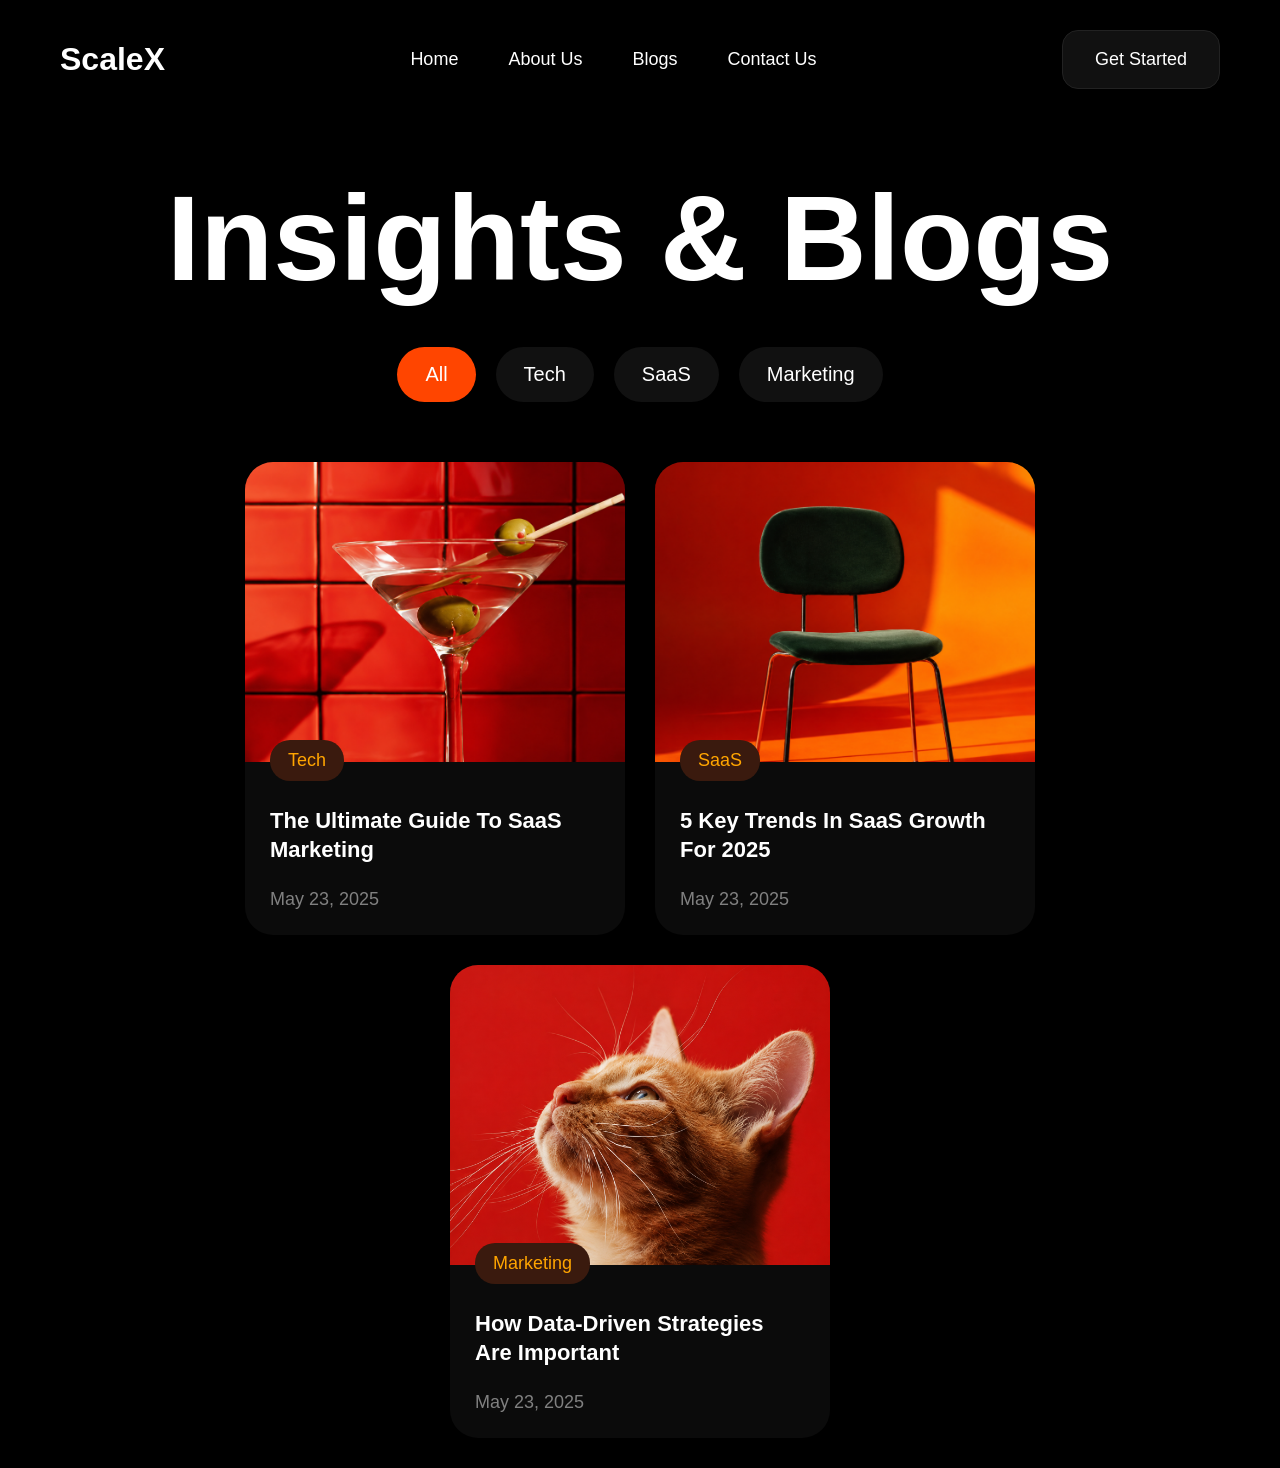
<file: Assignments/assignment 2/Easy/index.html>
<!DOCTYPE html>
<html lang="en">
<head>
  <meta charset="UTF-8" />
  <meta name="viewport" content="width=device-width, initial-scale=1.0"/>
  <title>Insights & Blogs</title>
  <link rel="stylesheet" href="style.css">
  </head>
  <body>

  

  <nav class="navbar">

    <div class="logo">ScaleX</div>

    <div class="nav-links">
      <a href="#">Home</a>
      <a href="#">About Us</a>
      <a href="#">Blogs</a>
      <a href="#">Contact Us</a>
    </div>

    <button class="btn">Get Started</button>

  </nav>

  

  <section class="hero">

    <h1>Insights & Blogs</h1>

    <div class="filters">
      <button class="filter-btn active">All</button>
      <button class="filter-btn">Tech</button>
      <button class="filter-btn">SaaS</button>
      <button class="filter-btn">Marketing</button>
    </div>

  </section>

 

  <section class="cards">

    
    <div class="card">

      <img src="./img/wine-glass.webp" alt="drink">

      <div class="card-content">

        <span class="tag">Tech</span>

        <h2>The Ultimate Guide To SaaS Marketing</h2>

        <p class="date">May 23, 2025</p>

      </div>

    </div>

   
    <div class="card">

      <img src="./img/chair.webp" alt="chair">

      <div class="card-content">

        <span class="tag">SaaS</span>

        <h2>5 Key Trends In SaaS Growth For 2025</h2>

        <p class="date">May 23, 2025</p>

      </div>

    </div>

  
    <div class="card">

      <img src="./img/cat.png"alt="cat">

      <div class="card-content">

        <span class="tag">Marketing</span>

        <h2>How Data-Driven Strategies Are Important</h2>

        <p class="date">May 23, 2025</p>

      </div>

    </div>

  </section>

</body>
</html>
</file>
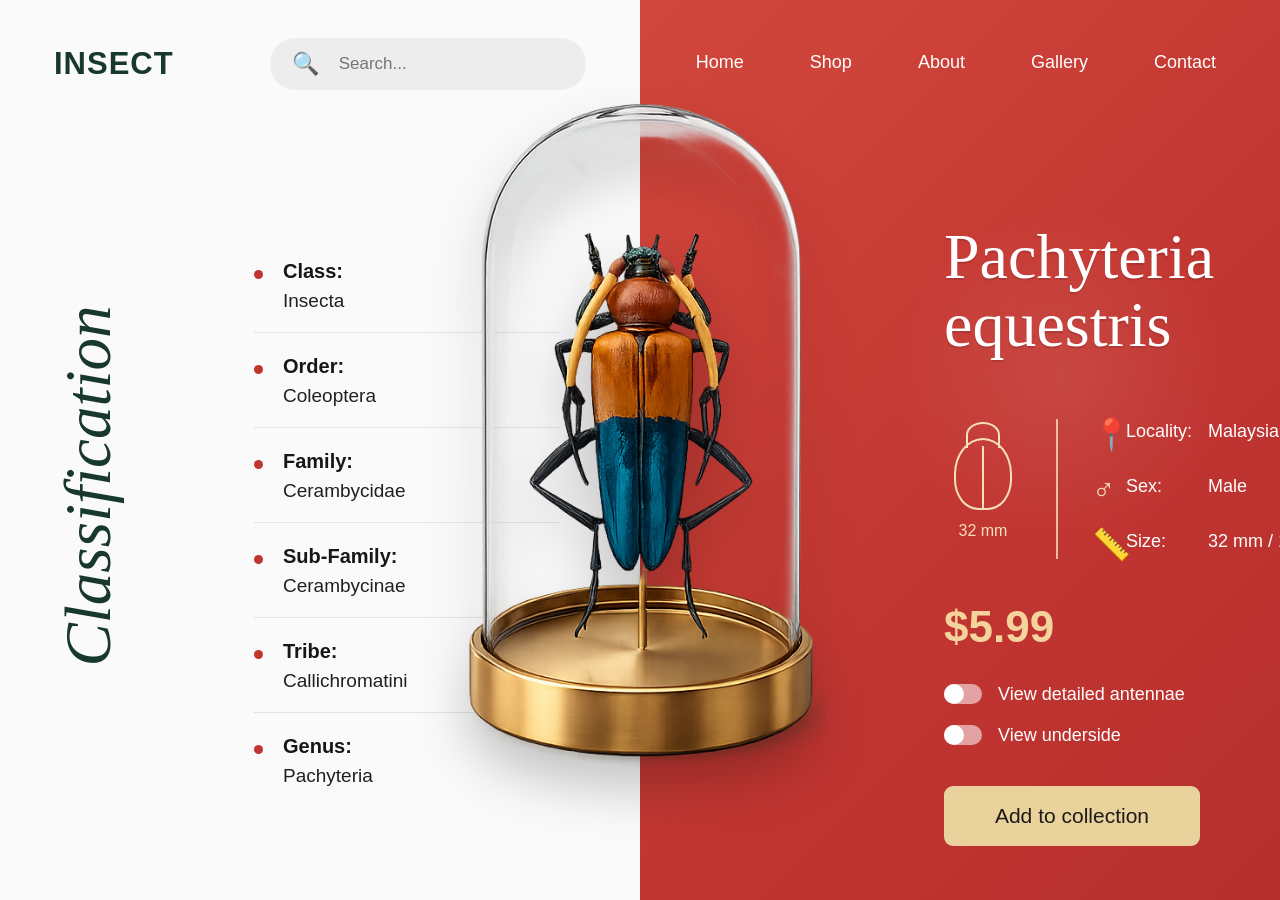
<file: Assignments/assignment 2/Hard/index.html>
<!DOCTYPE html>
<html lang="en">
<head>
  <meta charset="UTF-8" />
  <meta name="viewport" content="width=device-width, initial-scale=1.0" />
  <title>Insect Showcase</title>
  <link rel="stylesheet" href="style.css">
</head>
<body>
  <div class="container">
    <section class="left">
      <div class="navbar">
        <div class="logo">INSECT</div>

        <div class="search-box">
          <span>&#128269;</span>
          <input type="text" placeholder="Search...">
        </div>
      </div>

      <div class="classification">Classification</div>

      <div class="details">
        <div class="detail-item">
          <div class="dot"></div>
          <div>
            <h3>Class:</h3>
            <p>Insecta</p>
          </div>
        </div>

        <div class="detail-item">
          <div class="dot"></div>
          <div>
            <h3>Order:</h3>
            <p>Coleoptera</p>
          </div>
        </div>

        <div class="detail-item">
          <div class="dot"></div>
          <div>
            <h3>Family:</h3>
            <p>Cerambycidae</p>
          </div>
        </div>

        <div class="detail-item">
          <div class="dot"></div>
          <div>
            <h3>Sub-Family:</h3>
            <p>Cerambycinae</p>
          </div>
        </div>

        <div class="detail-item">
          <div class="dot"></div>
          <div>
            <h3>Tribe:</h3>
            <p>Callichromatini</p>
          </div>
        </div>

        <div class="detail-item">
          <div class="dot"></div>
          <div>
            <h3>Genus:</h3>
            <p>Pachyteria</p>
          </div>
        </div>
      </div>
    </section>

    <div class="insect-box">
      <img src="insect.webp" alt="Insect">
    </div>

    <section class="right">
      <div class="nav-links">
        <a href="#">Home</a>
        <a href="#">Shop</a>
        <a href="#">About</a>
        <a href="#">Gallery</a>
        <a href="#">Contact</a>
      </div>

      <div class="content">
        <h1>
          Pachyteria <br>
          equestris
        </h1>

        <div class="specs">
          <div class="beetle-mark">
            <div class="beetle-icon"></div>
            <span>32 mm</span>
          </div>

          <div class="spec-divider"></div>

          <div class="spec-list">
            <p><span>&#128205;</span><strong>Locality:</strong> Malaysia</p>
            <p><span>&#9794;</span><strong>Sex:</strong> Male</p>
            <p><span>&#128207;</span><strong>Size:</strong> 32 mm / 12 mm</p>
          </div>
        </div>

        <div class="price">
          $5.99
        </div>

        <div class="toggle-row">
          <div class="toggle"></div>
          <p>View detailed antennae</p>
        </div>

        <div class="toggle-row">
          <div class="toggle"></div>
          <p>View underside</p>
        </div>

        <button class="btn">Add to collection</button>
      </div>
    </section>
  </div>
</body>
</html>
</file>
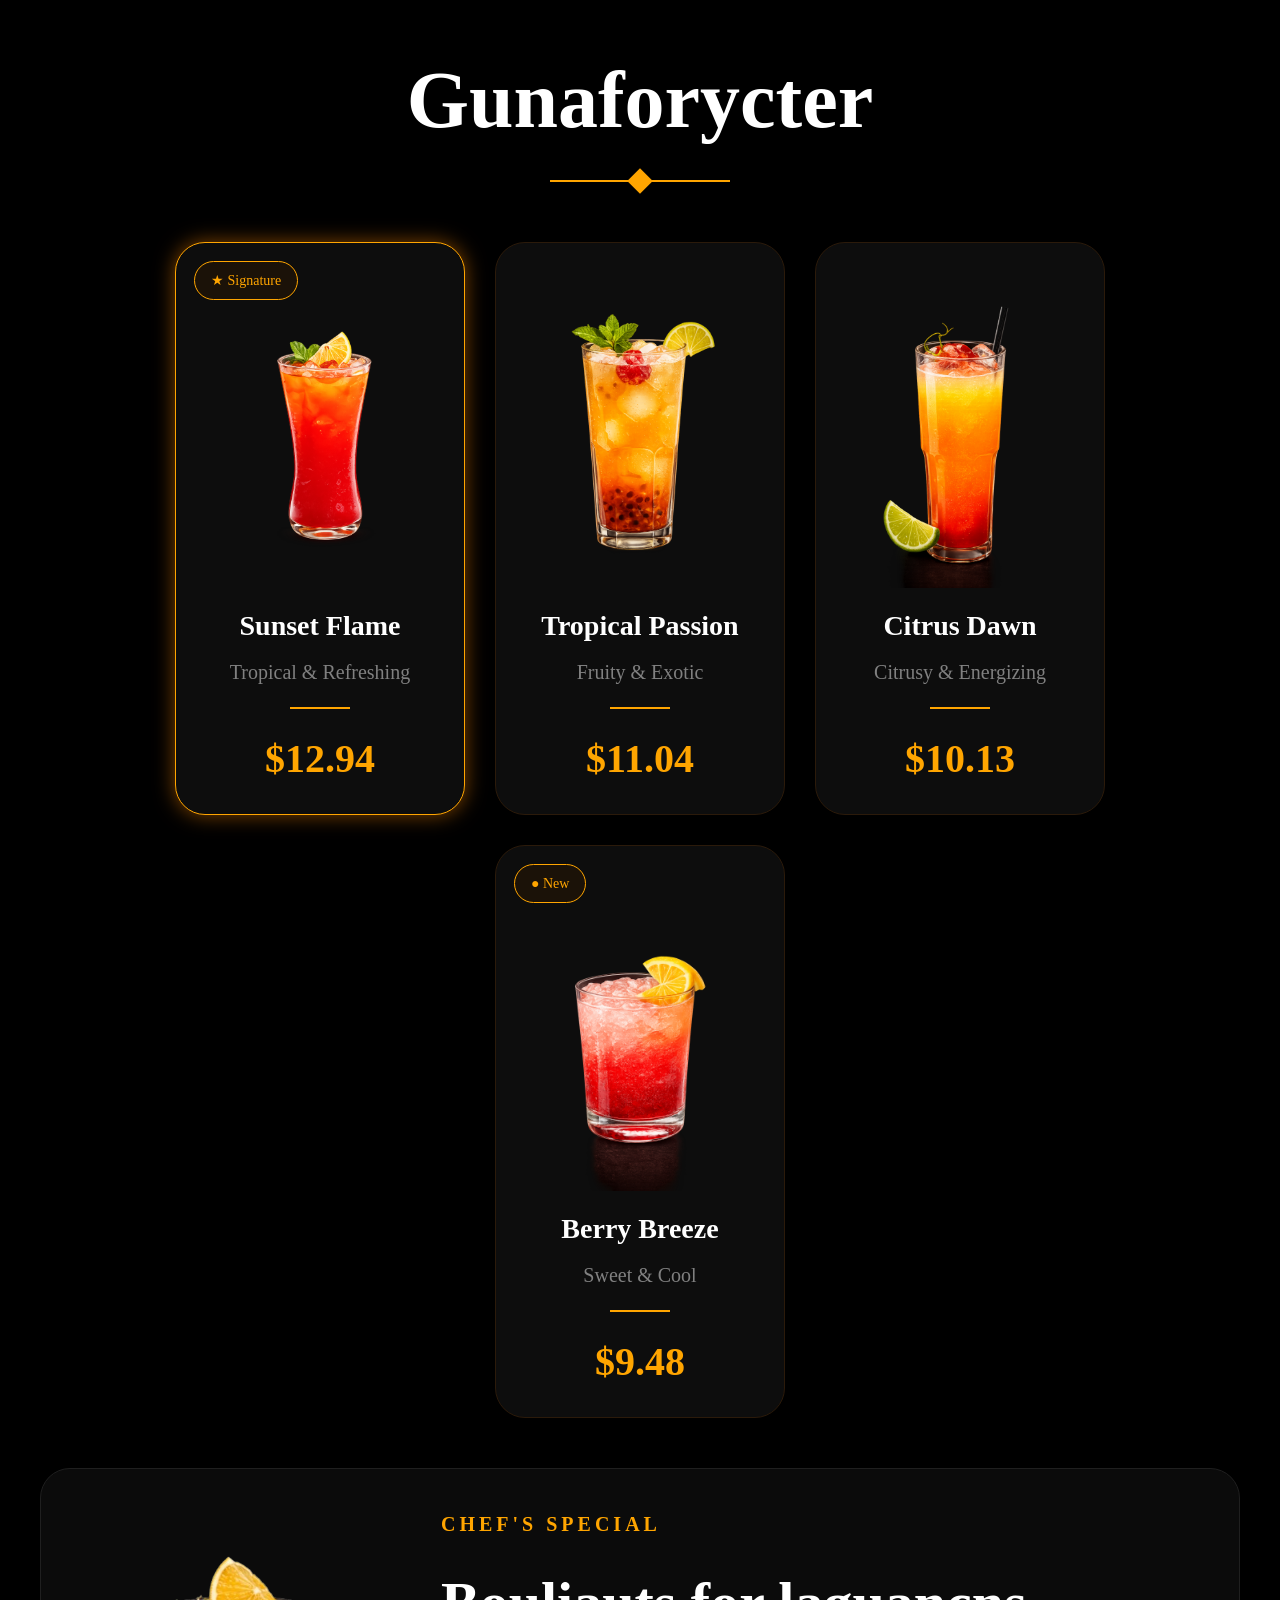
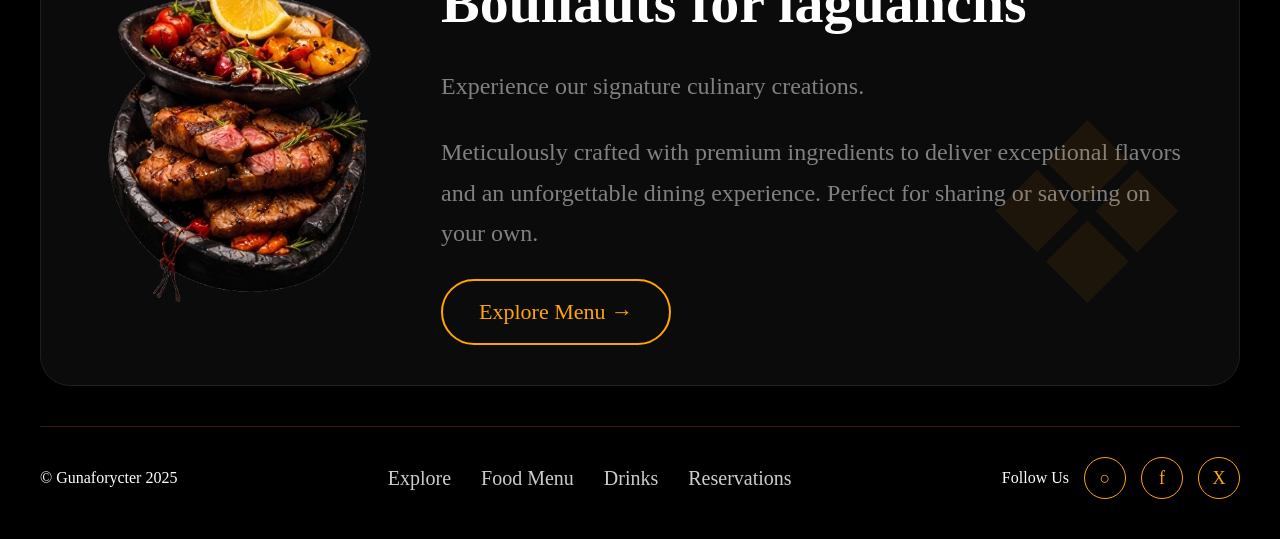
<file: Assignments/assignment 2/Medium/index.html>
<!DOCTYPE html>
<html lang="en">
<head>
  <meta charset="UTF-8" />
  <meta name="viewport" content="width=device-width, initial-scale=1.0" />
  <title>Restaurant Menu UI</title>
  <link rel="stylesheet" href="style.css">
</head>
<body>
  <section class="title-section">
    <h1>Gunaforycter</h1>
    <div class="line">
      <div class="diamond"></div>
    </div>
  </section>

  <section class="cards">
    <div class="card active-card">
      <div class="badge">&#9733; Signature</div>
      <img src="./img/sunset-flame.webp" alt="Signature cocktail">
      <h2>Sunset Flame</h2>
      <p class="subtitle">Tropical &amp; Refreshing</p>
      <div class="small-line"></div>
      <div class="price">$12.94</div>
    </div>

    <div class="card">
      <img src="./img/tropical-passion.webp" alt="Tropical cocktail">
      <h2>Tropical Passion</h2>
      <p class="subtitle">Fruity &amp; Exotic</p>
      <div class="small-line"></div>
      <div class="price">$11.04</div>
    </div>

    <div class="card">
      <img src="./img/citrus-dawn.webp" alt="Citrus cocktail">
      <h2>Citrus Dawn</h2>
      <p class="subtitle">Citrusy &amp; Energizing</p>
      <div class="small-line"></div>
      <div class="price">$10.13</div>
    </div>

    <div class="card">
      <div class="badge">&#9679; New</div>
      <img src="./img/berry-breeze.webp" alt="Berry cocktail">
      <h2>Berry Breeze</h2>
      <p class="subtitle">Sweet &amp; Cool</p>
      <div class="small-line"></div>
      <div class="price">$9.48</div>
    </div>
  </section>

  <section class="special-section">
    <div class="food-image">
      <img src="./img/dish_img.webp" alt="Chef special steak">
    </div>

    <div class="special-content">
      <h4>CHEF'S SPECIAL</h4>
      <h2>Bouliauts for laguancns</h2>
      <p>
        Experience our signature culinary creations.
      </p>
      <p>
        Meticulously crafted with premium ingredients to deliver exceptional flavors and an unforgettable dining experience. Perfect for sharing or savoring on your own.
      </p>
      <button class="menu-btn">Explore Menu &#8594;</button>
    </div>

    <div class="leaf">&#10070;</div>
  </section>

  <footer>
    <p>&copy; Gunaforycter 2025</p>

    <div class="footer-links">
      <a href="#">Explore</a>
      <a href="#">Food Menu</a>
      <a href="#">Drinks</a>
      <a href="#">Reservations</a>
    </div>

    <div class="socials">
      <p>Follow Us</p>
      <div class="circle">&#9675;</div>
      <div class="circle">f</div>
      <div class="circle">X</div>
    </div>
  </footer>
</body>
</html>
</file>
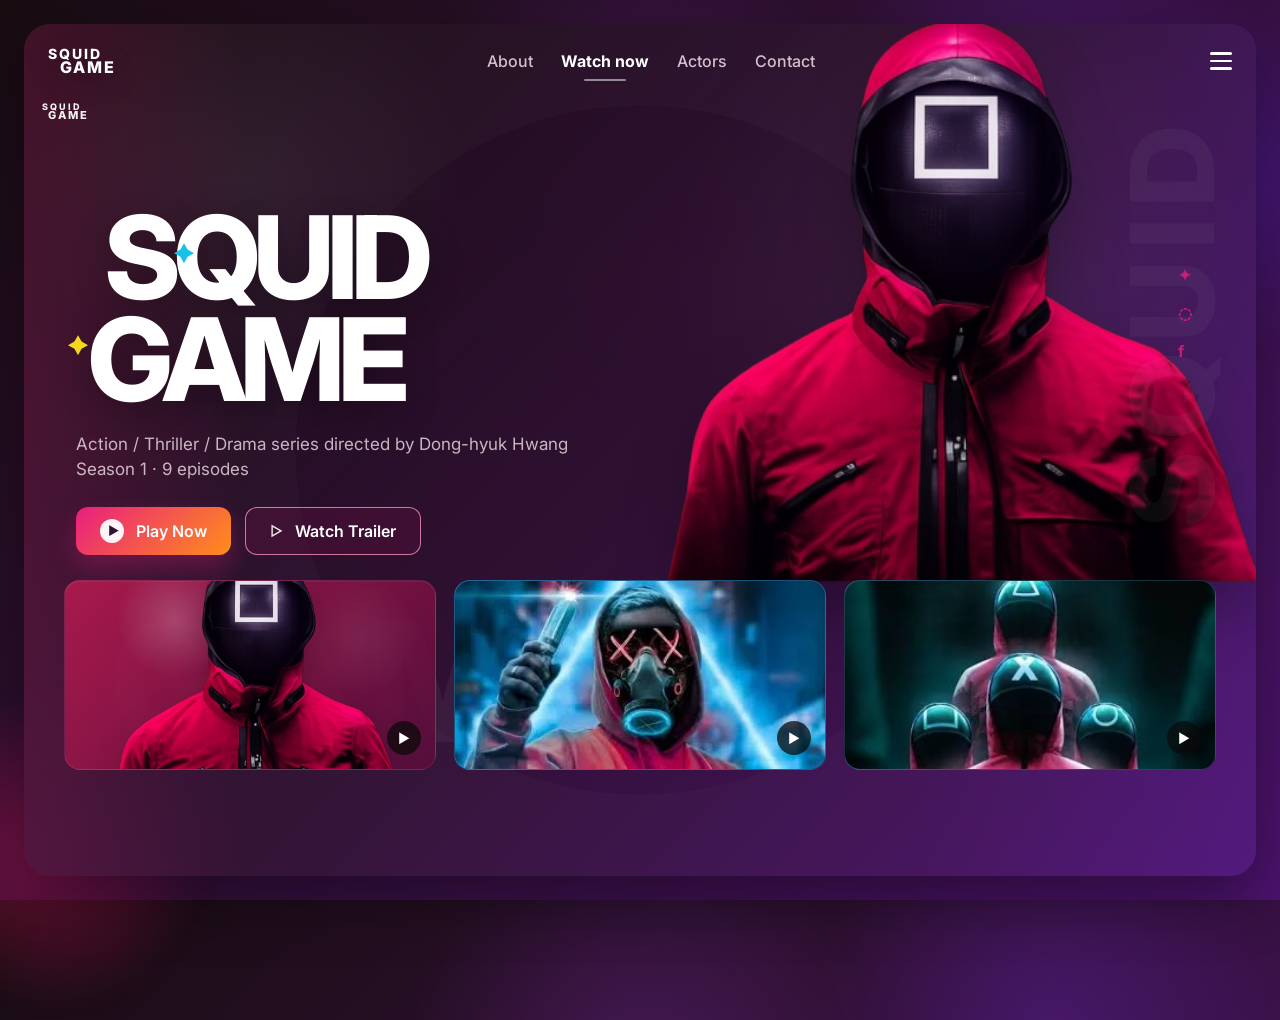
<file: Assignments/assignment 3/Easy/index.html>
<!DOCTYPE html>
<html lang="en">
<head>
  <meta charset="UTF-8" />
  <meta name="viewport" content="width=device-width, initial-scale=1.0" />
  <title>Squid Game Landing Page</title>
  <link rel="preconnect" href="https://fonts.googleapis.com">
  <link rel="preconnect" href="https://fonts.gstatic.com" crossorigin>
  <link href="https://fonts.googleapis.com/css2?family=Inter:wght@400;500;600;700;800&display=swap" rel="stylesheet">
  <link rel="stylesheet" href="./style.css" />
</head>
<body>
  <main class="page">
    <div class="ambient ambient-left"></div>
    <div class="ambient ambient-right"></div>
    <div class="ambient ambient-center"></div>

    <section class="hero-shell">
      <header class="topbar">
        <div class="brand-mark" aria-label="Squid Game logo">
          <span>SQUID</span>
          <span>GAME</span>
        </div>

        <nav class="nav">
          <a href="#">About</a>
          <a href="#" class="active">Watch now</a>
          <a href="#">Actors</a>
          <a href="#">Contact</a>
        </nav>

        <button class="menu-btn" aria-label="Menu">
          <span></span>
          <span></span>
          <span></span>
        </button>
      </header>

      <section class="hero">
        <div class="hero-copy">
          <div class="mini-logo" aria-hidden="true">
            <span>SQUID</span>
            <span>GAME</span>
          </div>

          <h1 class="title">
            <span>Squid</span>
            <span>Game</span>
          </h1>

          <p class="meta">
            Action / Thriller / Drama series directed by Dong-hyuk Hwang
            <br />
            Season 1 · 9 episodes
          </p>

          <div class="actions">
            <a class="btn btn-primary" href="#">
              <span class="play">▶</span>
              Play Now
            </a>
            <a class="btn btn-secondary" href="#">
              <span class="tri">▷</span>
              Watch Trailer
            </a>
          </div>
        </div>

        <div class="hero-visual">
          <div class="scroll-note">
            <span>SCROLL</span>
            <div class="scroll-line"></div>
          </div>

          <img
            class="hero-image"
            src="./img/hero-section.png"
            alt="Squid Game masked guard"
          />

          <div class="side-word">SQUID</div>

          <ul class="socials" aria-label="Social links">
            <li>✦</li>
            <li>◌</li>
            <li>f</li>
          </ul>
        </div>
      </section>

      <section class="thumbs">
        <article class="thumb-card t1">
          <img class="thumb-image" src="./img/hero-section.png" alt="Squid Game masked guard">
          <button class="thumb-play" aria-label="Play preview">▶</button>
        </article>

        <article class="thumb-card t2">
          <img class="thumb-image" src="./img/image.png" alt="Squid Game guard with mask">
          <button class="thumb-play" aria-label="Play preview">▶</button>
        </article>

        <article class="thumb-card t3">
          <img class="thumb-image" src="./img/multiple-members-squid_game.png" alt="Squid Game group">
          <button class="thumb-play" aria-label="Play preview">▶</button>
        </article>
      </section>
    </section>
  </main>
</body>
</html>
</file>
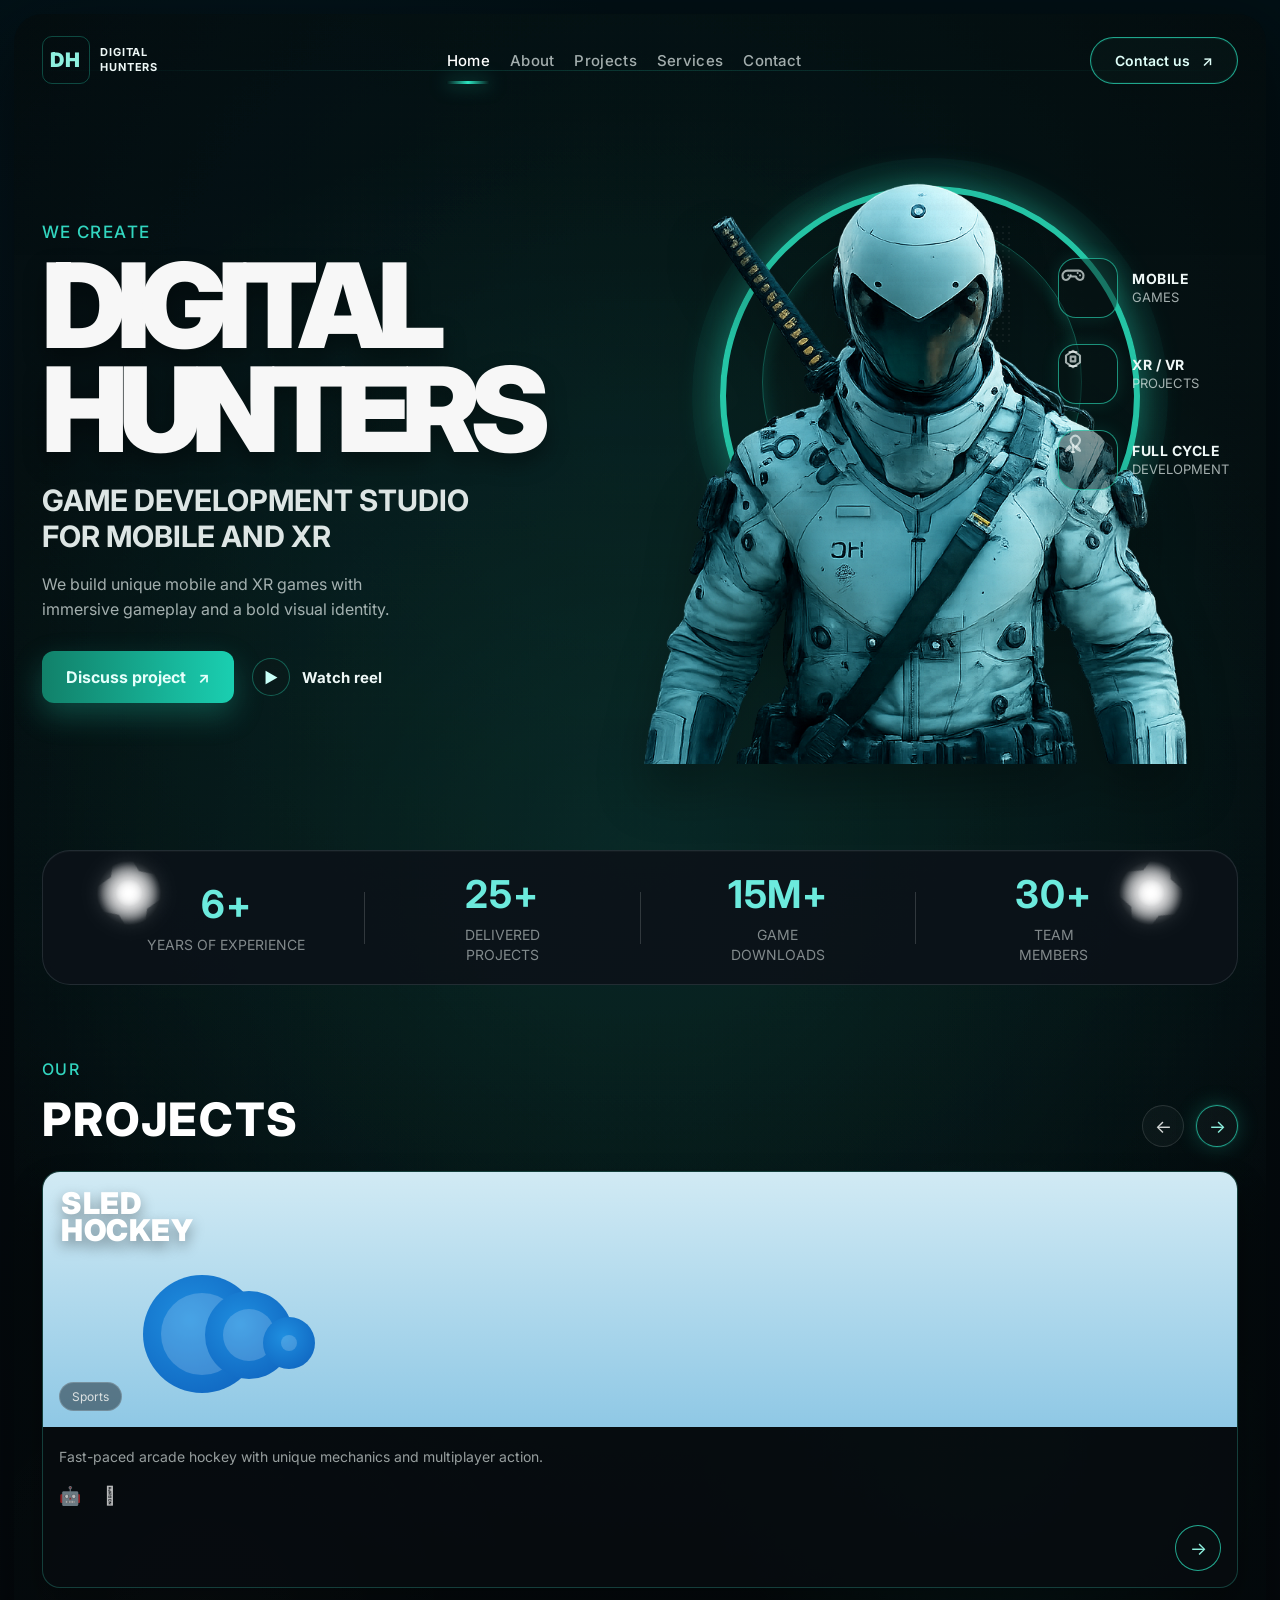
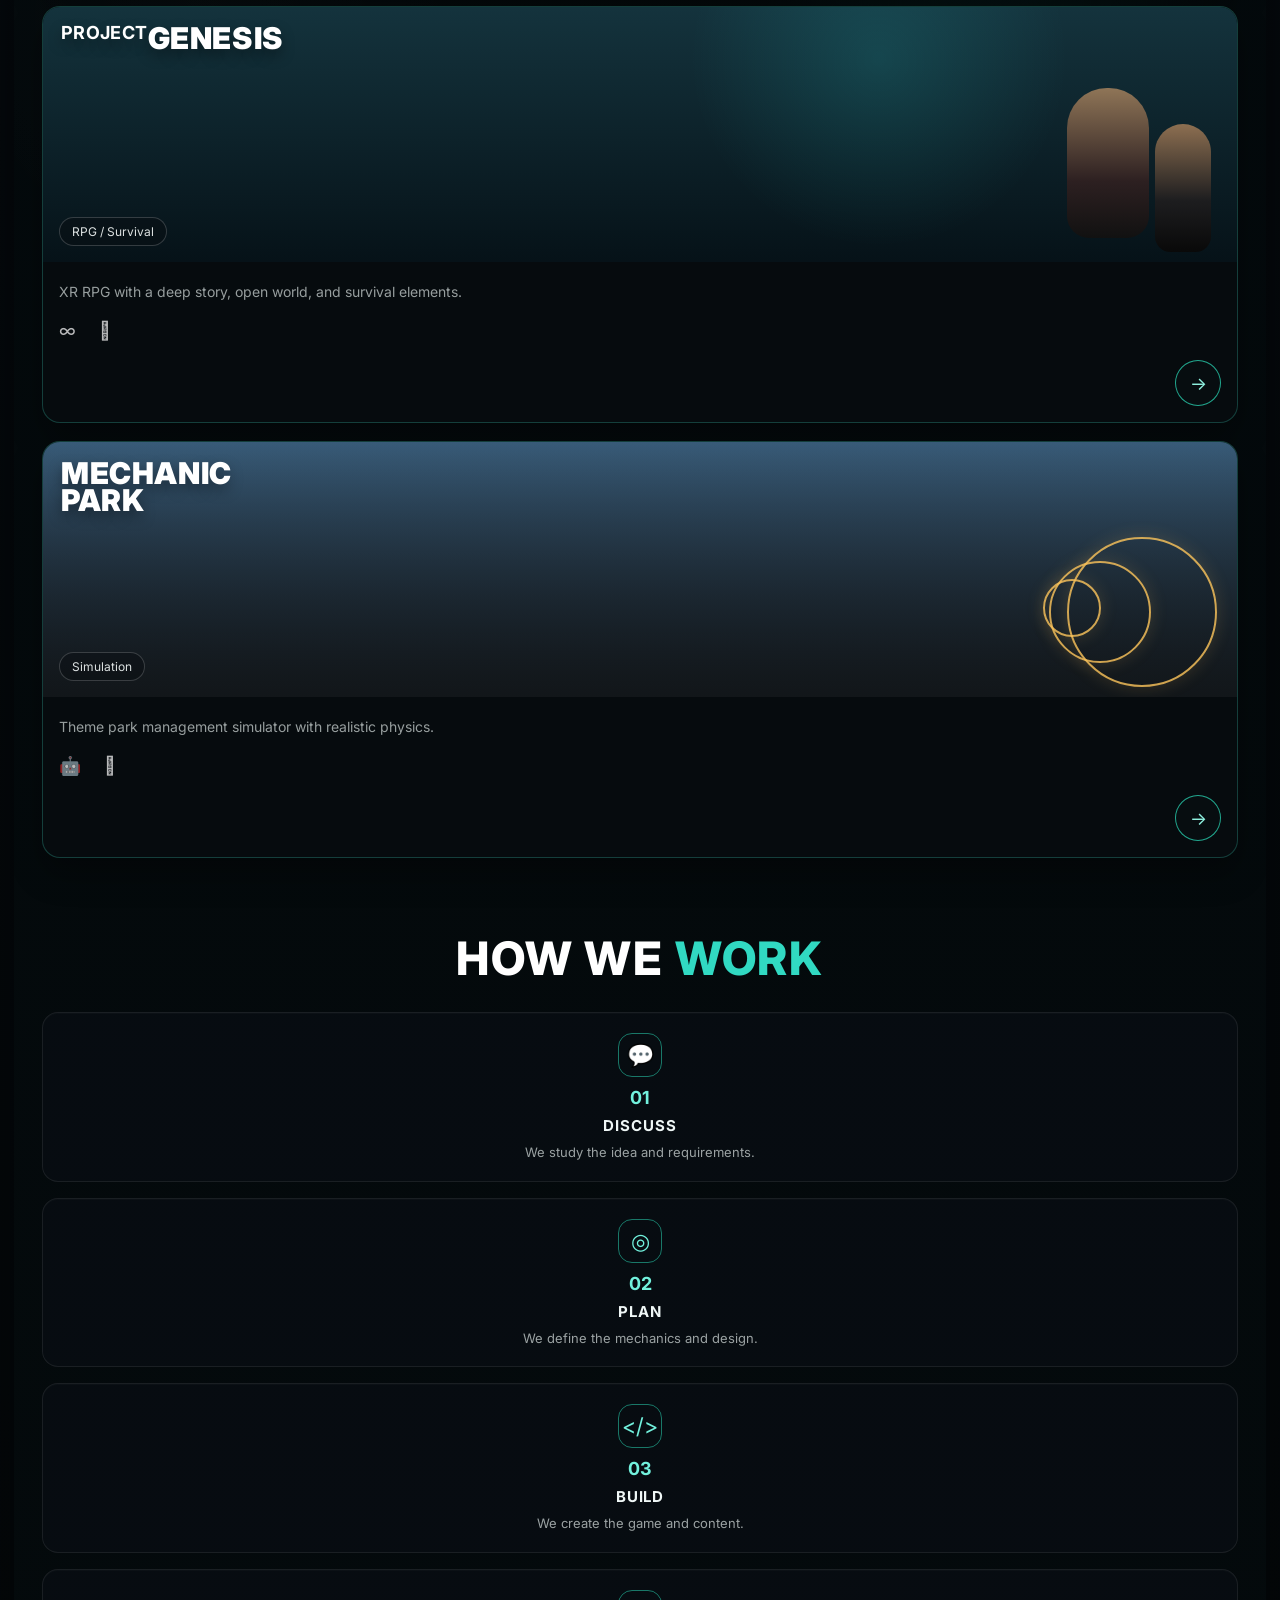
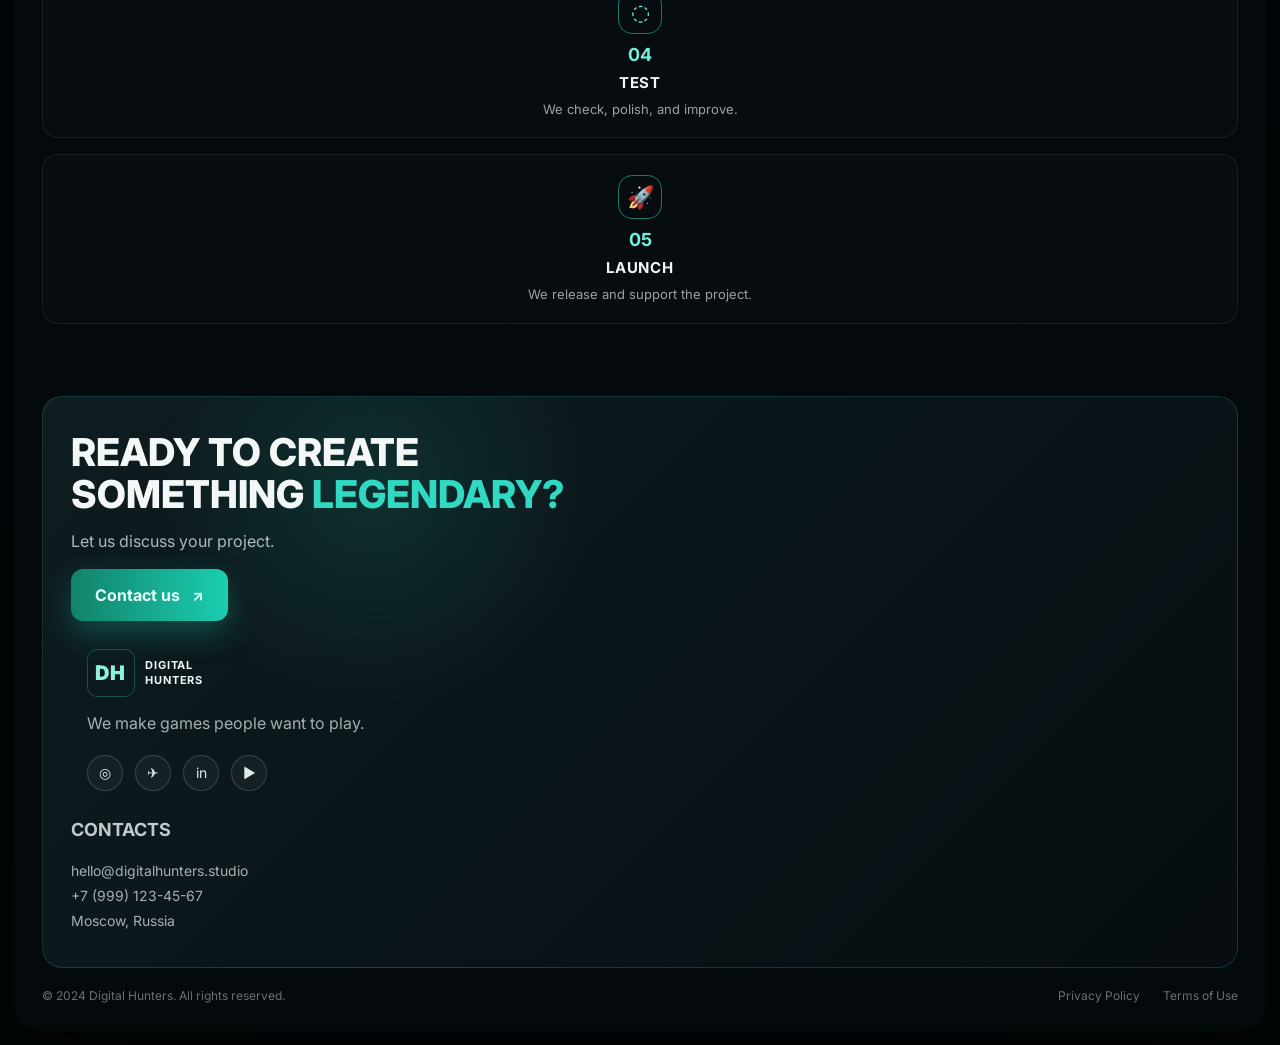
<file: Assignments/assignment 3/Hard/index.html>
<!DOCTYPE html>
<html lang="en">
<head>
  <meta charset="UTF-8" />
  <meta name="viewport" content="width=device-width, initial-scale=1.0" />
  <title>Digital Hunters</title>
  <link rel="preconnect" href="https://fonts.googleapis.com">
  <link rel="preconnect" href="https://fonts.gstatic.com" crossorigin>
  <link href="https://fonts.googleapis.com/css2?family=Inter:wght@400;500;600;700;800;900&display=swap" rel="stylesheet">
  <link rel="stylesheet" href="./style.css" />
</head>
<body>
  <main class="page">
    <section class="shell">
      <header class="topbar">
        <div class="brand">
          <span class="brand-mark">DH</span>
          <div class="brand-text">
            <strong>DIGITAL</strong>
            <strong>HUNTERS</strong>
          </div>
        </div>

        <nav class="nav">
          <a class="active" href="#">Home</a>
          <a href="#">About</a>
          <a href="#">Projects</a>
          <a href="#">Services</a>
          <a href="#">Contact</a>
        </nav>

        <a class="contact-btn" href="#">Contact us <span>↗</span></a>
      </header>

      <section class="hero">
        <div class="hero-copy">
          <p class="eyebrow">WE CREATE</p>
          <h1>DIGITAL<br>HUNTERS</h1>
          <h2>GAME DEVELOPMENT STUDIO<br>FOR MOBILE AND XR</h2>
          <p class="lead">
            We build unique mobile and XR games with immersive gameplay and a bold visual identity.
          </p>

          <div class="cta-row">
            <a class="primary-btn" href="#">Discuss project <span>↗</span></a>
            <a class="play-link" href="#"><span>▶</span> Watch reel</a>
          </div>
        </div>

        <div class="hero-art" aria-hidden="true">
          <div class="halo"></div>
          <div class="grid-grid"></div>
          <div class="ring"></div>
          <img class="hero-image" src="./image.png" alt="Armored hunter">
        </div>

        <aside class="feature-list">
          <div class="feature-pill">
            <span class="pill-icon" aria-hidden="true">
              <svg viewBox="0 0 24 24" role="img" aria-label="">
                <path d="M7 10h10c2 0 4 2 4 4s-1 4-3 4c-1.2 0-2-.6-2.8-1.4L14.5 15H9.5l-0.7 1.4C8 17.4 7.2 18 6 18c-2 0-3-2-3-4s2-4 4-4Z" />
                <path d="M8 14h0.01" />
                <path d="M10 14h0.01" />
                <path d="M16 12h0.01" />
                <path d="M18 14h0.01" />
              </svg>
            </span>
            <div>
              <strong>MOBILE</strong>
              <span>GAMES</span>
            </div>
          </div>
          <div class="feature-pill">
            <span class="pill-icon" aria-hidden="true">
              <svg viewBox="0 0 24 24" role="img" aria-label="">
                <path d="M6 9l6-4 6 4v6l-6 4-6-4V9Z" />
                <path d="M10 10h4v4h-4z" />
                <path d="M9 6h6" />
                <path d="M9 18h6" />
              </svg>
            </span>
            <div>
              <strong>XR / VR</strong>
              <span>PROJECTS</span>
            </div>
          </div>
          <div class="feature-pill">
            <span class="pill-icon" aria-hidden="true">
              <svg viewBox="0 0 24 24" role="img" aria-label="">
                <path d="M14 4c2 0 4 2 4 4 0 1.5-.8 3-2 4l-2 2-2-2c-1.2-1-2-2.5-2-4 0-2 2-4 4-4Z" />
                <path d="M10 14l-2 2-2 1 1-2 2-2" />
                <path d="M14 14l2 2 2 1-1-2-2-2" />
                <path d="M12 12v6" />
                <path d="M11 18h2" />
              </svg>
            </span>
            <div>
              <strong>FULL CYCLE</strong>
              <span>DEVELOPMENT</span>
            </div>
          </div>
        </aside>
      </section>

      <section class="stats">
        <div class="star star-left"></div>
        <div class="star star-right"></div>

        <div class="stat">
          <strong>6+</strong>
          <span>YEARS OF EXPERIENCE</span>
        </div>
        <div class="divider-line"></div>
        <div class="stat">
          <strong>25+</strong>
          <span>DELIVERED<br>PROJECTS</span>
        </div>
        <div class="divider-line"></div>
        <div class="stat">
          <strong>15M+</strong>
          <span>GAME<br>DOWNLOADS</span>
        </div>
        <div class="divider-line"></div>
        <div class="stat">
          <strong>30+</strong>
          <span>TEAM<br>MEMBERS</span>
        </div>
      </section>

      <section class="projects">
        <div class="section-head">
          <div>
            <p class="eyebrow small">OUR</p>
            <h3>PROJECTS</h3>
          </div>
          <div class="slider-nav">
            <button aria-label="Previous">←</button>
            <button aria-label="Next" class="active">→</button>
          </div>
        </div>

        <div class="project-grid">
          <article class="project-card">
            <div class="thumb thumb-1">
              <div class="thumb-title">SLED<br>HOCKEY</div>
              <span class="tag">Sports</span>
              <div class="toy toy-1"></div>
              <div class="toy toy-2"></div>
              <div class="toy toy-3"></div>
            </div>
            <div class="project-body">
              <p>Fast-paced arcade hockey with unique mechanics and multiplayer action.</p>
              <div class="store-icons">🤖 </div>
              <button class="card-arrow" aria-label="Open project">→</button>
            </div>
          </article>

          <article class="project-card">
            <div class="thumb thumb-2">
              <div class="thumb-title small">PROJECT</div>
              <div class="thumb-title">GENESIS</div>
              <span class="tag">RPG / Survival</span>
              <div class="scene-figure"></div>
              <div class="scene-figure scene-2"></div>
            </div>
            <div class="project-body">
              <p>XR RPG with a deep story, open world, and survival elements.</p>
              <div class="store-icons">∞ </div>
              <button class="card-arrow" aria-label="Open project">→</button>
            </div>
          </article>

          <article class="project-card">
            <div class="thumb thumb-3">
              <div class="thumb-title">MECHANIC<br>PARK</div>
              <span class="tag">Simulation</span>
              <div class="wheel wheel-1"></div>
              <div class="wheel wheel-2"></div>
              <div class="wheel wheel-3"></div>
            </div>
            <div class="project-body">
              <p>Theme park management simulator with realistic physics.</p>
              <div class="store-icons">🤖 </div>
              <button class="card-arrow" aria-label="Open project">→</button>
            </div>
          </article>
        </div>
      </section>

      <section class="process">
        <h3>HOW WE <span>WORK</span></h3>

        <div class="steps">
          <article class="step">
            <div class="step-icon">💬</div>
            <strong>01</strong>
            <h4>DISCUSS</h4>
            <p>We study the idea and requirements.</p>
          </article>
          <article class="step">
            <div class="step-icon">◎</div>
            <strong>02</strong>
            <h4>PLAN</h4>
            <p>We define the mechanics and design.</p>
          </article>
          <article class="step">
            <div class="step-icon">&lt;/&gt;</div>
            <strong>03</strong>
            <h4>BUILD</h4>
            <p>We create the game and content.</p>
          </article>
          <article class="step">
            <div class="step-icon">◌</div>
            <strong>04</strong>
            <h4>TEST</h4>
            <p>We check, polish, and improve.</p>
          </article>
          <article class="step">
            <div class="step-icon">🚀</div>
            <strong>05</strong>
            <h4>LAUNCH</h4>
            <p>We release and support the project.</p>
          </article>
        </div>
      </section>

      <section class="footer-panel">
        <div class="footer-cta">
          <h3>READY TO CREATE<br>SOMETHING <span>LEGENDARY?</span></h3>
          <p>Let us discuss your project.</p>
          <a class="primary-btn" href="#">Contact us <span>↗</span></a>
        </div>

        <div class="footer-brand">
          <div class="brand">
            <span class="brand-mark">DH</span>
            <div class="brand-text">
              <strong>DIGITAL</strong>
              <strong>HUNTERS</strong>
            </div>
          </div>
          <p>We make games people want to play.</p>
          <div class="social-row">
            <span>◎</span>
            <span>✈</span>
            <span>in</span>
            <span>▶</span>
          </div>
        </div>

        <div class="contacts">
          <h4>CONTACTS</h4>
          <p>hello@digitalhunters.studio</p>
          <p>+7 (999) 123-45-67</p>
          <p>Moscow, Russia</p>
        </div>
      </section>

      <footer class="copyright">
        <span>© 2024 Digital Hunters. All rights reserved.</span>
        <div>
          <a href="#">Privacy Policy</a>
          <a href="#">Terms of Use</a>
        </div>
      </footer>
    </section>
  </main>
</body>
</html>
</file>
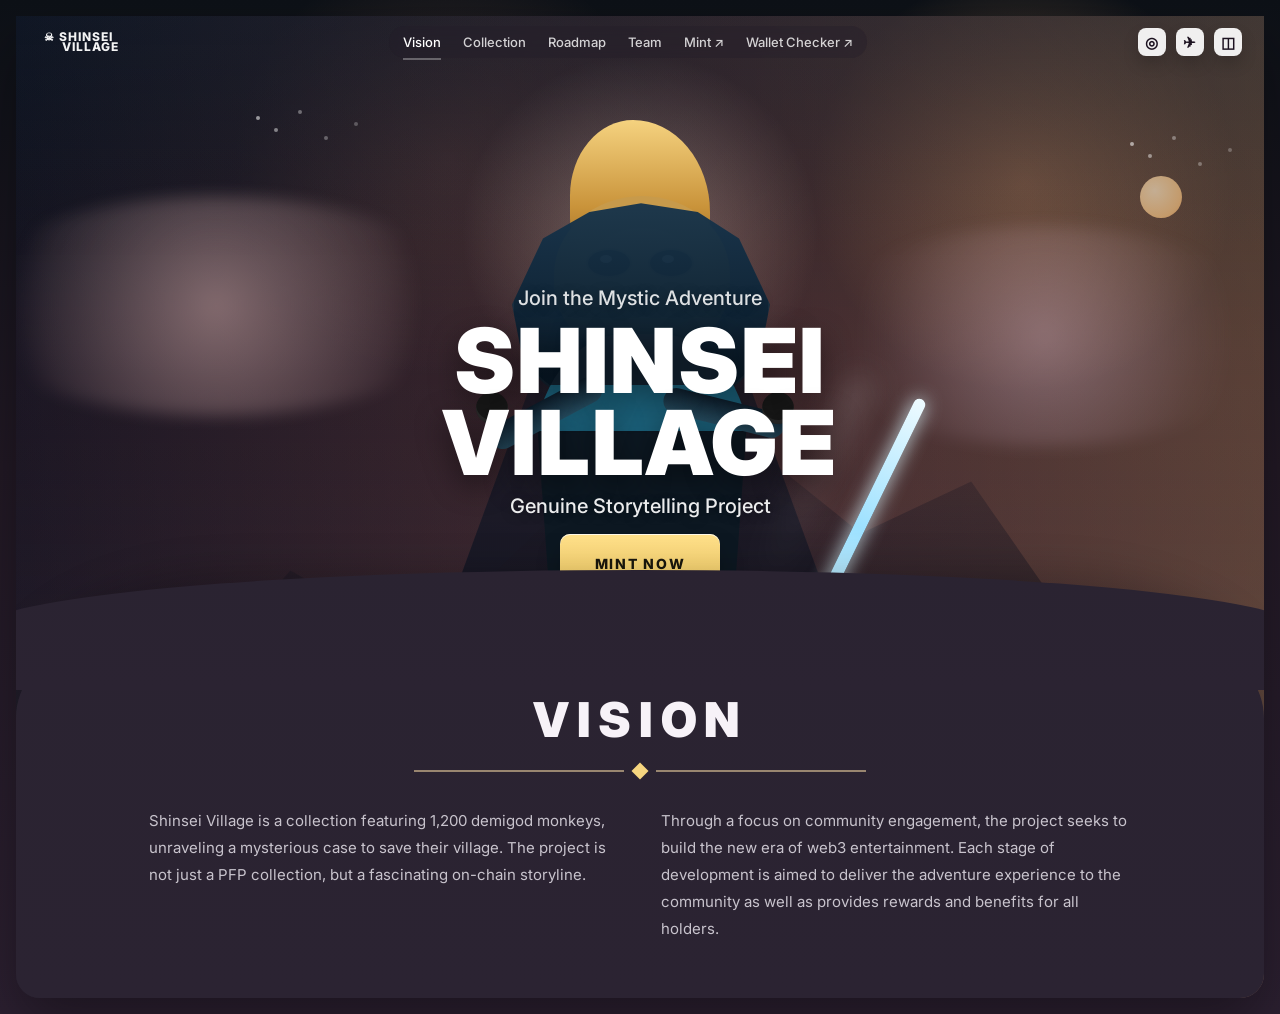
<file: Assignments/assignment 3/Medium/index.html>
<!DOCTYPE html>
<html lang="en">
<head>
  <meta charset="UTF-8" />
  <meta name="viewport" content="width=device-width, initial-scale=1.0" />
  <title>Shinsei Village</title>
  <link rel="preconnect" href="https://fonts.googleapis.com">
  <link rel="preconnect" href="https://fonts.gstatic.com" crossorigin>
  <link href="https://fonts.googleapis.com/css2?family=Inter:wght@400;500;600;700;800;900&display=swap" rel="stylesheet">
  <link rel="stylesheet" href="./style.css" />
</head>
<body>
  <main class="page">
    <section class="hero">
      <div class="sky"></div>
      <div class="moon"></div>
      <div class="stars stars-left"></div>
      <div class="stars stars-right"></div>
      <div class="mountain mountain-back"></div>
      <div class="mountain mountain-front"></div>
      <div class="cloud cloud-left"></div>
      <div class="cloud cloud-right"></div>
      <div class="reflection"></div>

      <header class="topbar">
        <div class="brand">
          <span class="brand-top">SHINSEI</span>
          <span class="brand-bottom">VILLAGE</span>
        </div>

        <nav class="nav">
          <a class="active" href="#">Vision</a>
          <a href="#">Collection</a>
          <a href="#">Roadmap</a>
          <a href="#">Team</a>
          <a href="#">Mint ↗</a>
          <a href="#">Wallet Checker ↗</a>
        </nav>

        <div class="socials" aria-label="Social links">
          <span>◎</span>
          <span>✈</span>
          <span>◫</span>
        </div>
      </header>

      <section class="hero-content">
        <div class="copy">
          <p class="eyebrow">Join the Mystic Adventure</p>
          <h1>SHINSEI VILLAGE</h1>
          <p class="subtitle">Genuine Storytelling Project</p>
          <button class="mint-btn">MINT NOW</button>
        </div>

        <div class="hero-figure" aria-hidden="true">
          <div class="figure-hair"></div>
          <div class="figure-head"></div>
          <div class="figure-face"></div>
          <div class="figure-eye figure-eye-left"></div>
          <div class="figure-eye figure-eye-right"></div>
          <div class="figure-hood"></div>
          <div class="figure-body"></div>
          <div class="figure-arm figure-arm-left"></div>
          <div class="figure-arm figure-arm-right"></div>
          <div class="figure-hand figure-hand-left"></div>
          <div class="figure-hand figure-hand-right"></div>
          <div class="sword"></div>
          <div class="sword-glow"></div>
        </div>
      </section>

      <section class="vision-panel">
        <div class="vision-curve"></div>
        <h2>VISION</h2>
        <div class="divider">
          <span></span>
          <i></i>
          <span></span>
        </div>

        <div class="vision-grid">
          <p>
            Shinsei Village is a collection featuring 1,200 demigod monkeys, unraveling a mysterious case to save their village.
            The project is not just a PFP collection, but a fascinating on-chain storyline.
          </p>
          <p>
            Through a focus on community engagement, the project seeks to build the new era of web3 entertainment.
            Each stage of development is aimed to deliver the adventure experience to the community as well as provides rewards and benefits for all holders.
          </p>
        </div>
      </section>
    </section>
  </main>
</body>
</html>
</file>
<file: Assignments/assignment 2/Easy/style.css>
*{
      margin: 0;
      padding: 0;
      box-sizing: border-box;
      font-family: Arial, Helvetica, sans-serif;
    }

    body{
      background: #000;
      color: white;
      padding: 30px 60px;
    }

   

    .navbar{
      display: flex;
      justify-content: space-between;
      align-items: center;
      margin-bottom: 80px;
    }

    .logo{
      font-size: 32px;
      font-weight: bold;
    }

    .nav-links{
      display: flex;
      gap: 50px;
    }

    .nav-links a{
      text-decoration: none;
      color: white;
      font-size: 18px;
    }

    .btn{
      padding: 18px 32px;
      border-radius: 16px;
      background: #111;
      border: 1px solid #222;
      color: white;
      cursor: pointer;
      font-size: 18px;
    }

   

    .hero{
      text-align: center;
      margin-bottom: 50px;
      position: relative;
    }

    .hero h1{
      font-size: 120px;
      font-weight: 700;
      margin-bottom: 40px;
    }

   

    .filters{
      display: flex;
      justify-content: center;
      gap: 20px;
    }

    .filter-btn{
      padding: 16px 28px;
      border-radius: 30px;
      background: #111;
      color: white;
      border: none;
      font-size: 20px;
      cursor: pointer;
    }

    .active{
      background: orangered;
    }


    .cards{
      display: flex;
      gap: 30px;
      margin-top: 60px;
      justify-content: center;
      flex-wrap: wrap;
    }

    .card{
      width: 380px;
      background: #0b0b0b;
      border-radius: 28px;
      overflow: hidden;
      position: relative; /* REQUIRED */
    }

    .card img{
      width: 100%;
      height: 300px;
      object-fit: cover;
      display: block;
    }

    .card-content{
      padding: 25px;
      position: relative;
    }

    /* ABSOLUTE POSITION USED HERE */
    .tag{
      position: absolute;
      top: -22px;
      left: 25px;
      background: #3a1a0e;
      color: orange;
      padding: 10px 18px;
      border-radius: 20px;
      font-size: 18px;
    }

    .card h2{
      font-size: 22px;
      margin-top: 20px;
      margin-bottom: 25px;
      line-height: 1.3;
    }

    .date{
      color: gray;
      font-size: 18px;
    }

    @media(max-width: 1200px){

      .hero h1{
        font-size: 70px;
      }

      .cards{
        flex-direction: column;
        align-items: center;
      }

      .navbar{
        flex-direction: column;
        gap: 30px;
      }
    }
</file>
<file: Assignments/assignment 2/Hard/style.css>
*{
  margin: 0;
  padding: 0;
  box-sizing: border-box;
}

body{
  min-height: 100vh;
  overflow: hidden;
  color: #171717;
  background: #f7f7f5;
  font-family: Arial, Helvetica, sans-serif;
}

.container{
  min-height: 100vh;
  display: flex;
  position: relative;
  overflow: hidden;
}

.left,
.right{
  width: 50%;
  min-height: 100vh;
  position: relative;
}

.left{
  padding: 38px 54px;
  background: #fafafa;
}

.right{
  padding: 52px 64px;
  color: #fff;
  background:
    radial-gradient(circle at 66% 42%, rgba(255, 255, 255, 0.08), transparent 25%),
    linear-gradient(135deg, #d2473c 0%, #c13531 60%, #b62f2d 100%);
}

.navbar{
  display: flex;
  align-items: center;
  justify-content: flex-start;
  gap: 96px;
}

.logo{
  color: #17382f;
  font-size: 31px;
  font-weight: 800;
  letter-spacing: 1px;
}

.search-box{
  width: 342px;
  min-height: 52px;
  padding: 0 22px;
  border-radius: 999px;
  background: #ededed;
  display: flex;
  align-items: center;
  gap: 20px;
  color: #222;
}

.search-box span{
  font-size: 22px;
}

.search-box input{
  width: 100%;
  border: 0;
  outline: 0;
  background: transparent;
  font-size: 17px;
  color: #242424;
}

.classification{
  position: absolute;
  left: 88px;
  top: 54%;
  transform: translate(-50%, -50%) rotate(-90deg);
  font-family: Georgia, "Times New Roman", serif;
  font-size: 65px;
  font-style: italic;
  line-height: 1;
  color: #18382f;
}

.details{
  width: 305px;
  margin-top: 170px;
  margin-left: 200px;
  display: flex;
  flex-direction: column;
  gap: 22px;
}

.detail-item{
  display: flex;
  align-items: flex-start;
  gap: 20px;
  padding-bottom: 20px;
  border-bottom: 1px solid #e4e4e4;
}

.detail-item:last-child{
  border-bottom: 0;
}

.dot{
  width: 9px;
  height: 9px;
  margin-top: 10px;
  border-radius: 50%;
  background: #c13531;
  flex: 0 0 auto;
}

.detail-item h3{
  margin-bottom: 8px;
  font-size: 20px;
  line-height: 1.1;
}

.detail-item p{
  font-size: 19px;
  color: #202020;
}

.insect-box{
  width: 440px;
  height: 720px;
  position: absolute;
  left: 50%;
  bottom: 115px;
  transform: translateX(-50%);
  z-index: 5;
  display: flex;
  align-items: flex-end;
  justify-content: center;
  pointer-events: none;
}

.insect-box img{
  width: auto;
  height: 100%;
  display: block;
  filter: drop-shadow(0 30px 26px rgba(0, 0, 0, 0.22));
}

.nav-links{
  display: flex;
  justify-content: flex-end;
  align-items: center;
  gap: 66px;
}

.nav-links a{
  color: #fff;
  text-decoration: none;
  font-size: 18px;
}

.content{
  width: 430px;
  margin-top: 150px;
  margin-left: 240px;
}

.content h1{
  margin-bottom: 60px;
  font-family: Georgia, "Times New Roman", serif;
  font-size: 64px;
  line-height: 1.06;
  font-weight: 500;
  text-shadow: 0 2px 1px rgba(0, 0, 0, 0.12);
}

.specs{
  display: flex;
  align-items: center;
  gap: 34px;
  margin-bottom: 42px;
}

.beetle-mark{
  width: 78px;
  color: #f4dfbd;
  text-align: center;
  font-size: 16px;
}

.beetle-icon{
  width: 58px;
  height: 72px;
  margin: 0 auto 12px;
  border: 2px solid #f4dfbd;
  border-radius: 50% 50% 42% 42%;
  position: relative;
}

.beetle-icon::before{
  content: "";
  width: 30px;
  height: 24px;
  border: 2px solid #f4dfbd;
  border-bottom: 0;
  border-radius: 50% 50% 0 0;
  position: absolute;
  left: 50%;
  top: -18px;
  transform: translateX(-50%);
}

.beetle-icon::after{
  content: "";
  width: 2px;
  height: 62px;
  background: #f4dfbd;
  position: absolute;
  left: 50%;
  top: 6px;
  transform: translateX(-50%);
  box-shadow:
    -28px 10px 0 -1px #f4dfbd,
    28px 10px 0 -1px #f4dfbd,
    -32px 28px 0 -1px #f4dfbd,
    32px 28px 0 -1px #f4dfbd;
}

.spec-divider{
  width: 2px;
  height: 140px;
  background: rgba(244, 223, 189, 0.8);
}

.spec-list{
  display: flex;
  flex-direction: column;
  gap: 24px;
}

.spec-list p{
  display: grid;
  grid-template-columns: 34px 82px 1fr;
  align-items: start;
  font-size: 18px;
  line-height: 1.35;
}

.spec-list span{
  color: #f4dfbd;
  font-size: 31px;
  line-height: 1;
}

.spec-list strong{
  font-weight: 500;
}

.price{
  margin-bottom: 32px;
  color: #f4d49c;
  font-size: 44px;
  font-weight: 800;
}

.toggle-row{
  display: flex;
  align-items: center;
  gap: 16px;
  margin-bottom: 20px;
  font-size: 18px;
}

.toggle{
  width: 38px;
  height: 20px;
  border-radius: 999px;
  background: rgba(255, 255, 255, 0.55);
  position: relative;
}

.toggle::before{
  content: "";
  width: 20px;
  height: 20px;
  border-radius: 50%;
  background: #fff;
  position: absolute;
  left: 0;
  top: 0;
}

.btn{
  width: 256px;
  margin-top: 20px;
  padding: 18px 26px;
  border: 0;
  border-radius: 9px;
  background: #ead29d;
  color: #1d1b16;
  font-size: 21px;
  cursor: pointer;
}

@media(max-width: 1250px){
  body{
    overflow: auto;
  }

  .container{
    flex-direction: column;
  }

  .left,
  .right{
    width: 100%;
    min-height: auto;
  }

  .classification{
    display: none;
  }

  .details{
    margin-left: 0;
  }

  .insect-box{
    position: relative;
    left: auto;
    bottom: auto;
    transform: none;
    width: 100%;
    height: 620px;
    margin: 30px auto -40px;
  }

  .content{
    margin-left: 0;
    margin-top: 70px;
  }
}

@media(max-width: 700px){
  .left,
  .right{
    padding: 26px 22px;
  }

  .navbar,
  .nav-links,
  .specs{
    flex-wrap: wrap;
  }

  .search-box,
  .details,
  .content{
    width: 100%;
  }

  .details{
    margin-top: 70px;
    gap: 16px;
  }

  .insect-box{
    height: 460px;
  }

  .nav-links{
    justify-content: flex-start;
    gap: 26px;
  }

  .content h1{
    font-size: 44px;
    margin-bottom: 36px;
  }

  .spec-divider{
    display: none;
  }

  .spec-list p{
    grid-template-columns: 32px 80px 1fr;
    font-size: 16px;
  }
}
</file>
<file: Assignments/assignment 2/Medium/style.css>
*{
      margin: 0;
      padding: 0;
      box-sizing: border-box;
      font-family: Georgia, serif;
    }

    body{
      background: #000;
      color: white;
      padding: 40px;
      min-height: 100vh;
      line-height: 1.5;
    }

    

    .title-section{
      text-align: center;
      margin-bottom: 60px;

      position: relative;
    }

    .title-section h1{
      font-size: 80px;
      margin-bottom: 20px;
    }

    .line{
      width: 180px;
      height: 2px;
      background: orange;
      margin: auto;

      position: relative;
    }

    .diamond{
      width: 18px;
      height: 18px;
      background: orange;

      position: absolute;
      left: 50%;
      top: 50%;

      transform: translate(-50%, -50%) rotate(45deg);
    }

  

    .cards{
      display: flex;
      gap: 30px;
      justify-content: center;
      flex-wrap: wrap;

      margin-bottom: 50px;
    }

    .card{
      width: 290px;
      background: #0d0d0d;
      border: 1px solid #2b1a0a;
      border-radius: 30px;

      text-align: center;
      padding: 25px;

      position: relative;
    }

    .active-card{
      box-shadow: 0 0 20px rgba(255, 136, 0, 0.5);
      border: 1px solid orange;
    }

    

    .badge{
      position: absolute;
      top: 18px;
      left: 18px;

      background: #1b1208;
      color: orange;

      padding: 8px 16px;
      border-radius: 20px;
      border: 1px solid orange;

      font-size: 14px;
    }

    .card img{
      width: 100%;
      height: 300px;
      object-fit: contain;
      margin-top: 20px;
    }

    .card h2{
      font-size: 28px;
      margin-top: 10px;
      margin-bottom: 10px;
    }

    .subtitle{
      color: gray;
      font-size: 20px;
      margin-bottom: 20px;
    }

    .small-line{
      width: 60px;
      height: 2px;
      background: orange;
      margin: 20px auto;
    }

    .price{
      color: orange;
      font-size: 40px;
      font-weight: bold;
    }


    .special-section{
      background: #0b0b0b;
      border: 1px solid #1f1f1f;
      border-radius: 30px;

      display: flex;
      align-items: center;
      justify-content: space-between;

      padding: 40px;
      gap: 40px;

      position: relative;
      overflow: hidden;
    }

    .food-image img{
      width: 320px;
    }

    .special-content{
      flex: 1;
    }

    .special-content h4{
      color: orange;
      letter-spacing: 4px;
      margin-bottom: 20px;
      font-size: 20px;
    }

    .special-content h2{
      font-size: 58px;
      margin-bottom: 20px;
    }

    .special-content p{
      color: gray;
      font-size: 24px;
      line-height: 1.7;
      margin-bottom: 25px;
    }

    .menu-btn{
      background: transparent;
      color: orange;
      border: 2px solid orange;

      padding: 18px 36px;
      border-radius: 40px;

      font-size: 22px;
      cursor: pointer;
    }

    

    .leaf{
      position: absolute;
      right: 40px;
      bottom: -20px;

      font-size: 250px;
      color: rgba(255, 140, 0, 0.08);
    }


    footer{
      margin-top: 40px;
      padding-top: 30px;

      border-top: 1px solid #3a1a0a;

      display: flex;
      justify-content: space-between;
      align-items: center;
      flex-wrap: wrap;
    }

    .footer-links{
      display: flex;
      gap: 30px;
    }

    .footer-links a{
      text-decoration: none;
      color: #ccc;
      font-size: 20px;
    }

    .socials{
      display: flex;
      gap: 15px;
      align-items: center;
    }

    .circle{
      width: 42px;
      height: 42px;

      border: 1px solid orange;
      border-radius: 50%;

      display: flex;
      justify-content: center;
      align-items: center;

      color: orange;
      font-size: 18px;
    }

   

    @media(max-width: 1200px){

      .special-section{
        flex-direction: column;
        text-align: center;
      }

      .special-content h2{
        font-size: 42px;
      }

      .title-section h1{
        font-size: 60px;
      }

      footer{
        flex-direction: column;
        gap: 25px;
      }

    }

    @media(max-width: 640px){

      body{
        padding: 20px;
      }

      .title-section h1{
        font-size: 42px;
      }

      .special-section{
        padding: 24px;
      }

      .food-image img{
        width: 220px;
      }

      .special-content h2{
        font-size: 32px;
      }

      .special-content p{
        font-size: 18px;
      }

      .footer-links{
        flex-direction: column;
        gap: 12px;
        align-items: center;
      }
    }
</file>
<file: Assignments/assignment 3/Easy/style.css>
* {
  margin: 0;
  padding: 0;
  box-sizing: border-box;
  font-family: "Inter", sans-serif;
}

:root {
  --bg-1: #1d1117;
  --bg-2: #2a1630;
  --bg-3: #43135e;
  --accent: #e91f7f;
  --accent-2: #ff8e1a;
  --text: #f7e8ef;
  --muted: rgba(255, 242, 247, 0.74);
  --panel: rgba(118, 21, 61, 0.56);
  --panel-border: rgba(255, 255, 255, 0.08);
}

body {
  min-height: 100vh;
  background:
    radial-gradient(circle at 50% 18%, rgba(132, 48, 182, 0.28), transparent 24%),
    radial-gradient(circle at 82% 14%, rgba(84, 29, 138, 0.56), transparent 18%),
    linear-gradient(135deg, #180c11 0%, #2f1032 42%, #4d136f 100%);
  overflow-x: hidden;
  color: var(--text);
}

.page {
  position: relative;
  min-height: 100vh;
  padding: 24px;
  display: flex;
  justify-content: center;
}

.hero-shell {
  position: relative;
  width: min(100%, 1440px);
  min-height: calc(100vh - 48px);
  padding: 18px 18px 28px;
  border-radius: 26px;
  overflow: hidden;
  background:
    radial-gradient(circle at 18% 18%, rgba(255, 255, 255, 0.06), transparent 18%),
    radial-gradient(circle at 76% 28%, rgba(255, 255, 255, 0.05), transparent 26%),
    linear-gradient(135deg, rgba(24, 12, 17, 0.92), rgba(47, 16, 50, 0.94) 52%, rgba(77, 19, 111, 0.94));
  box-shadow: 0 24px 60px rgba(8, 3, 10, 0.42);
}

.hero-shell::before {
  content: "";
  position: absolute;
  inset: 0;
  background:
    linear-gradient(90deg, rgba(233, 31, 127, 0.18), transparent 18%, transparent 72%, rgba(93, 36, 168, 0.2)),
    radial-gradient(circle at 50% 50%, transparent 0 46%, rgba(255, 255, 255, 0.02) 46% 100%);
  pointer-events: none;
}

.hero-shell::after {
  content: "GAME";
  position: absolute;
  left: 7%;
  bottom: 11%;
  color: rgba(255, 255, 255, 0.05);
  font-size: clamp(6rem, 13vw, 12rem);
  font-weight: 800;
  letter-spacing: 0.05em;
  pointer-events: none;
}

.ambient {
  position: absolute;
  border-radius: 50%;
  filter: blur(10px);
  pointer-events: none;
}

.ambient-left {
  width: 340px;
  height: 340px;
  left: -120px;
  bottom: -120px;
  background: radial-gradient(circle, rgba(230, 21, 100, 0.42), transparent 66%);
}

.ambient-right {
  width: 360px;
  height: 360px;
  right: -120px;
  top: 0;
  background: radial-gradient(circle, rgba(80, 32, 184, 0.45), transparent 68%);
}

.ambient-center {
  width: 260px;
  height: 260px;
  left: 42%;
  top: 18%;
  background: radial-gradient(circle, rgba(255, 95, 170, 0.12), transparent 68%);
}

.topbar {
  position: relative;
  z-index: 3;
  display: flex;
  align-items: center;
  justify-content: space-between;
  gap: 18px;
  padding: 2px 6px 0;
}

.brand-mark {
  display: flex;
  flex-direction: column;
  align-items: flex-start;
  line-height: 0.9;
  color: #fff;
  font-weight: 800;
  letter-spacing: 0.12em;
  text-transform: uppercase;
  filter: drop-shadow(0 8px 12px rgba(0, 0, 0, 0.28));
}

.brand-mark span:nth-child(1) {
  font-size: 14px;
}

.brand-mark span:nth-child(2) {
  font-size: 16px;
  margin-left: 12px;
}

.nav {
  display: flex;
  align-items: center;
  gap: 28px;
}

.nav a {
  color: rgba(247, 232, 239, 0.82);
  text-decoration: none;
  font-size: 16px;
  font-weight: 500;
  position: relative;
}

.nav a.active {
  color: #fff;
  font-weight: 700;
}

.nav a.active::after {
  content: "";
  position: absolute;
  left: 50%;
  bottom: -10px;
  width: 42px;
  height: 2px;
  transform: translateX(-50%);
  background: rgba(255, 255, 255, 0.5);
  border-radius: 999px;
}

.menu-btn {
  width: 46px;
  height: 34px;
  display: flex;
  flex-direction: column;
  justify-content: center;
  gap: 5px;
  border: none;
  background: transparent;
  cursor: pointer;
}

.menu-btn span {
  display: block;
  width: 22px;
  height: 2.5px;
  margin-left: auto;
  border-radius: 999px;
  background: #fff;
}

.hero {
  position: relative;
  z-index: 2;
  margin-top: 18px;
  display: flex;
  align-items: center;
  justify-content: space-between;
  gap: 24px;
  min-height: 470px;
}

.hero-copy {
  position: relative;
  width: min(100%, 560px);
  padding-left: 34px;
  padding-top: 22px;
}

.mini-logo {
  position: absolute;
  top: -4px;
  left: 0;
  display: flex;
  flex-direction: column;
  align-items: flex-start;
  color: #fff;
  line-height: 0.85;
  font-weight: 800;
  letter-spacing: 0.12em;
  text-transform: uppercase;
  opacity: 0.94;
}

.mini-logo span:nth-child(1) {
  font-size: 9px;
}

.mini-logo span:nth-child(2) {
  font-size: 11px;
  margin-left: 6px;
}

.title {
  position: relative;
  margin-top: 78px;
  display: flex;
  flex-direction: column;
  font-size: clamp(4.8rem, 9vw, 8.1rem);
  line-height: 0.88;
  font-weight: 800;
  letter-spacing: -0.06em;
  text-transform: uppercase;
  color: #fff;
  text-shadow: 0 10px 34px rgba(0, 0, 0, 0.28);
}

.title::before {
  content: "";
  position: absolute;
  left: 98px;
  top: 36px;
  width: 20px;
  height: 20px;
  border-radius: 6px;
  background: #16c2e8;
  clip-path: polygon(50% 0%, 68% 32%, 100% 50%, 68% 68%, 50% 100%, 32% 68%, 0% 50%, 32% 32%);
}

.title::after {
  content: "";
  position: absolute;
  left: -8px;
  top: 128px;
  width: 20px;
  height: 20px;
  border-radius: 6px;
  background: #f5d71b;
  clip-path: polygon(50% 0%, 68% 32%, 100% 50%, 68% 68%, 50% 100%, 32% 68%, 0% 50%, 32% 32%);
}

.title span:nth-child(1) {
  padding-left: 28px;
}

.title span:nth-child(2) {
  padding-left: 12px;
}

.meta {
  margin-top: 22px;
  color: var(--muted);
  font-size: 17px;
  line-height: 1.5;
  max-width: 520px;
}

.actions {
  margin-top: 24px;
  display: flex;
  align-items: center;
  gap: 14px;
}

.btn {
  display: inline-flex;
  align-items: center;
  justify-content: center;
  gap: 12px;
  height: 48px;
  padding: 0 24px;
  border-radius: 12px;
  text-decoration: none;
  font-size: 16px;
  font-weight: 600;
  transition: transform 0.2s ease, box-shadow 0.2s ease, background 0.2s ease;
}

.btn:hover {
  transform: translateY(-1px);
}

.btn-primary {
  color: #fff;
  background: linear-gradient(135deg, var(--accent), var(--accent-2));
  box-shadow: 0 12px 24px rgba(233, 31, 127, 0.28);
}

.btn-secondary {
  color: #fff;
  border: 1px solid rgba(227, 132, 170, 0.9);
  background: rgba(132, 18, 80, 0.22);
}

.play {
  display: inline-grid;
  place-items: center;
  width: 24px;
  height: 24px;
  border-radius: 50%;
  background: rgba(255, 255, 255, 0.95);
  color: #2b1334;
  font-size: 12px;
  padding-left: 2px;
}

.tri {
  font-size: 14px;
  opacity: 0.9;
}

.hero-visual {
  position: relative;
  flex: 1;
  min-height: 470px;
}

.hero-image {
  position: absolute;
  left: 52%;
  bottom: -18px;
  width: min(58vw, 720px);
  max-width: none;
  transform: translateX(-50%);
  filter: drop-shadow(0 30px 28px rgba(0, 0, 0, 0.26));
}

.hero-art {
  position: absolute;
  right: 8px;
  bottom: -8px;
  width: min(52vw, 630px);
  height: min(56vw, 620px);
  transform: perspective(1200px) rotateY(-4deg);
}

.hood {
  position: absolute;
  right: 90px;
  top: 54px;
  width: 260px;
  height: 260px;
  border-radius: 50% 50% 45% 45%;
  background: radial-gradient(circle at 50% 0%, #ff2a90 0 18%, #d10f5e 45%, #7b0d3d 100%);
}

.hood-top {
  position: absolute;
  right: 132px;
  top: 36px;
  width: 192px;
  height: 82px;
  border-radius: 50% 50% 18px 18px;
  background: linear-gradient(180deg, #f32488, #7d0c3f);
  clip-path: polygon(8% 100%, 20% 16%, 42% 0%, 62% 10%, 84% 0%, 100% 14%, 92% 100%);
}

.head {
  position: absolute;
  right: 112px;
  top: 128px;
  width: 210px;
  height: 250px;
  border-radius: 48% 48% 42% 42%;
  background: radial-gradient(circle at 50% 20%, #2f143f 0 38%, #120914 70%);
  box-shadow: inset 0 0 0 1px rgba(255, 255, 255, 0.04);
}

.visor {
  position: absolute;
  right: 164px;
  top: 180px;
  width: 98px;
  height: 92px;
  border-radius: 18px;
  border: 8px solid rgba(244, 229, 255, 0.9);
  box-shadow: 0 0 26px rgba(228, 208, 255, 0.35);
}

.mask-square {
  position: absolute;
  right: 192px;
  top: 210px;
  width: 44px;
  height: 44px;
  border: 4px solid rgba(255, 241, 255, 0.8);
  box-shadow: 0 0 18px rgba(235, 218, 255, 0.55);
}

.jacket {
  position: absolute;
  right: 48px;
  bottom: 0;
  width: 400px;
  height: 260px;
  background: linear-gradient(180deg, #ff0b6f 0%, #a70e49 45%, #7b0e3d 100%);
  border-radius: 46% 46% 0 0;
  clip-path: polygon(0 30%, 14% 20%, 28% 8%, 42% 0, 56% 0, 72% 9%, 84% 18%, 100% 40%, 100% 100%, 0 100%);
}

.zipper {
  position: absolute;
  right: 226px;
  bottom: 52px;
  width: 10px;
  height: 180px;
  background: linear-gradient(180deg, rgba(255, 255, 255, 0.8), rgba(20, 12, 20, 0.2));
  border-radius: 999px;
}

.glove {
  position: absolute;
  width: 18px;
  height: 80px;
  background: linear-gradient(180deg, #ff1a75, #7d0c40);
  border-radius: 999px;
}

.glove-left {
  left: 188px;
  bottom: 76px;
  transform: rotate(-32deg);
}

.glove-right {
  right: 126px;
  bottom: 90px;
  transform: rotate(18deg);
}

.scroll-note {
  position: absolute;
  left: 46%;
  top: 28%;
  display: flex;
  align-items: center;
  gap: 12px;
  transform: translateX(-50%);
}

.scroll-note span {
  writing-mode: vertical-rl;
  transform: rotate(180deg);
  color: rgba(255, 255, 255, 0.8);
  font-size: 12px;
  letter-spacing: 0.18em;
}

.scroll-line {
  width: 2px;
  height: 62px;
  background: linear-gradient(180deg, rgba(255, 255, 255, 0.18), rgba(255, 136, 160, 0.9));
}

.side-word {
  position: absolute;
  right: -4px;
  top: 18px;
  writing-mode: vertical-rl;
  transform: rotate(180deg);
  font-size: clamp(4rem, 9vw, 9rem);
  font-weight: 800;
  letter-spacing: 0.1em;
  color: rgba(255, 255, 255, 0.04);
  user-select: none;
}

.socials {
  position: absolute;
  right: 46px;
  top: 36%;
  list-style: none;
  display: flex;
  flex-direction: column;
  gap: 18px;
  color: rgba(233, 31, 127, 0.78);
  font-size: 16px;
  font-weight: 700;
}

.thumbs {
  position: relative;
  z-index: 3;
  margin-top: 14px;
  display: flex;
  gap: 18px;
  padding: 0 22px;
}

.thumb-card {
  position: relative;
  flex: 1;
  min-height: 190px;
  border-radius: 16px;
  overflow: hidden;
  background: linear-gradient(135deg, rgba(255, 255, 255, 0.09), rgba(255, 255, 255, 0.02));
  border: 1px solid rgba(255, 255, 255, 0.08);
  box-shadow: inset 0 1px 0 rgba(255, 255, 255, 0.05);
}

.thumb-card::before {
  content: "";
  position: absolute;
  inset: 0;
  background:
    radial-gradient(circle at 30% 20%, rgba(255, 255, 255, 0.2), transparent 20%),
    radial-gradient(circle at 80% 30%, rgba(255, 255, 255, 0.07), transparent 18%);
}

.thumb-art {
  position: absolute;
  inset: 0;
}

.thumb-image {
  position: absolute;
  inset: 0;
  width: 100%;
  height: 100%;
  object-fit: cover;
  filter: drop-shadow(0 12px 14px rgba(0, 0, 0, 0.18));
}

.guards-art {
  display: flex;
  align-items: flex-end;
  justify-content: space-between;
  padding: 28px 28px 30px;
}

.guard {
  position: relative;
  width: 56px;
  height: 104px;
  border-radius: 28px 28px 18px 18px;
  background: linear-gradient(180deg, #ed305d, #7d0c3c);
  box-shadow: 0 16px 22px rgba(0, 0, 0, 0.18);
}

.guard::before {
  content: "";
  position: absolute;
  top: 10px;
  left: 50%;
  width: 36px;
  height: 36px;
  transform: translateX(-50%);
  border-radius: 50%;
  background: #17131d;
}

.guard::after {
  content: "";
  position: absolute;
  left: 50%;
  top: 18px;
  width: 18px;
  height: 18px;
  transform: translateX(-50%);
  border-radius: 50%;
  background: rgba(255, 255, 255, 0.75);
}

.guard-center {
  width: 72px;
  height: 122px;
}

.symbol {
  position: absolute;
  bottom: 26px;
  font-size: 18px;
  font-weight: 800;
  color: rgba(255, 255, 255, 0.95);
  text-shadow: 0 2px 8px rgba(0, 0, 0, 0.22);
}

.symbol-left {
  left: 38px;
}

.symbol-center {
  left: 50%;
  transform: translateX(-50%);
}

.symbol-right {
  right: 40px;
}

.doll-art {
  display: grid;
  place-items: center;
}

.doll-body {
  position: absolute;
  bottom: 30px;
  width: 108px;
  height: 112px;
  border-radius: 48% 48% 30% 30%;
  background: linear-gradient(180deg, #f8c96c, #bb8a26);
  box-shadow: inset 0 -16px 0 rgba(136, 95, 20, 0.12);
}

.doll-head {
  position: absolute;
  top: 32px;
  width: 136px;
  height: 112px;
  border-radius: 50% 50% 42% 42%;
  background: linear-gradient(180deg, #ffd9d9, #f3a6b0);
  box-shadow: 0 12px 18px rgba(0, 0, 0, 0.12);
}

.doll-hair {
  position: absolute;
  top: 28px;
  width: 42px;
  height: 98px;
  background: linear-gradient(180deg, #f35c7f, #ad1838);
  border-radius: 50% 50% 28px 28px;
}

.doll-hair-left {
  left: 96px;
  transform: rotate(-16deg);
}

.doll-hair-right {
  right: 96px;
  transform: rotate(16deg);
}

.doll-face {
  position: absolute;
  top: 74px;
  width: 68px;
  height: 34px;
  border-radius: 999px;
  border: 6px solid rgba(45, 24, 33, 0.5);
  border-top: 0;
}

.card-art {
  display: grid;
  place-items: center;
}

.card-shape {
  position: absolute;
  width: 132px;
  height: 132px;
  border-radius: 22px;
  background: linear-gradient(180deg, #f3f4ff, #c5caf0);
  transform: rotate(45deg);
  top: 34px;
}

.card-symbol {
  position: absolute;
  font-size: 20px;
  font-weight: 800;
  color: rgba(112, 73, 173, 0.95);
}

.card-symbol.circle {
  top: 120px;
  left: 48px;
}

.card-symbol.square {
  top: 120px;
  left: 84px;
}

.card-symbol.triangle {
  top: 120px;
  left: 122px;
}

.t1 {
  background: linear-gradient(135deg, rgba(191, 27, 82, 0.82), rgba(87, 13, 59, 0.9));
}

.t2 {
  background: linear-gradient(135deg, rgba(12, 126, 194, 0.78), rgba(8, 71, 119, 0.88));
}

.t3 {
  background: linear-gradient(135deg, rgba(24, 95, 121, 0.86), rgba(2, 27, 39, 0.92));
}

.thumb-play {
  position: absolute;
  right: 14px;
  bottom: 14px;
  width: 34px;
  height: 34px;
  border: none;
  border-radius: 50%;
  background: rgba(10, 10, 10, 0.74);
  color: #fff;
  font-size: 13px;
}

@media (max-width: 1200px) {
  .hero {
    flex-direction: column;
    align-items: stretch;
  }

  .hero-copy {
    width: 100%;
  }

  .hero-visual {
    min-height: 420px;
  }

  .scroll-note {
    left: 50%;
    top: 12%;
  }
}

@media (max-width: 860px) {
  .page {
    padding: 12px;
  }

  .hero-shell {
    min-height: calc(100vh - 24px);
    padding: 14px 12px 18px;
    border-radius: 22px;
  }

  .topbar {
    flex-wrap: wrap;
    justify-content: center;
  }

  .nav {
    order: 3;
    width: 100%;
    justify-content: center;
    gap: 18px;
    flex-wrap: wrap;
  }

  .brand-mark {
    width: 64px;
  }

  .hero-copy {
    padding-left: 0;
  }

  .mini-logo {
    position: static;
    margin-bottom: 10px;
  }

  .title {
    margin-top: 10px;
    font-size: clamp(3.8rem, 20vw, 5.2rem);
  }

  .meta {
    font-size: 14px;
  }

  .actions {
    flex-direction: column;
    align-items: stretch;
  }

  .btn {
    width: 100%;
  }

  .hero-visual {
    min-height: 360px;
  }

  .hero-image {
    left: 50%;
    width: min(92vw, 560px);
  }

  .hero-art {
    width: 100%;
    height: 360px;
    transform: none;
  }

  .hood {
    right: 18%;
    top: 30px;
    width: 200px;
    height: 200px;
  }

  .hood-top {
    right: 24%;
    top: 18px;
  }

  .head {
    right: 16%;
    top: 96px;
  }

  .jacket {
    right: 0;
    width: 360px;
  }

  .glove-left {
    left: 28%;
  }

  .glove-right {
    right: 18%;
  }

  .socials {
    right: 10px;
  }

  .thumbs {
    flex-direction: column;
    padding: 0;
  }

  .thumb-card {
    min-height: 140px;
  }
}
</file>
<file: Assignments/assignment 3/Hard/style.css>
* {
  margin: 0;
  padding: 0;
  box-sizing: border-box;
  font-family: "Inter", sans-serif;
}

:root {
  --bg: #05090d;
  --panel: rgba(7, 14, 18, 0.8);
  --line: rgba(39, 236, 201, 0.34);
  --line-strong: #2ce4c0;
  --text: #eef7f6;
  --muted: rgba(239, 247, 246, 0.68);
  --muted-2: rgba(239, 247, 246, 0.52);
}

body {
  min-height: 100vh;
  background:
    radial-gradient(circle at 50% 18%, rgba(7, 60, 54, 0.34), transparent 18%),
    radial-gradient(circle at 20% 8%, rgba(21, 64, 98, 0.18), transparent 12%),
    linear-gradient(180deg, #021015 0%, #05090d 40%, #030708 100%);
  color: var(--text);
  overflow-x: hidden;
}

.page {
  min-height: 100vh;
  padding: 14px;
}

.shell {
  width: min(100%, 1440px);
  margin: 0 auto;
  background:
    radial-gradient(circle at 50% 10%, rgba(39, 236, 201, 0.06), transparent 26%),
    linear-gradient(180deg, rgba(4, 10, 13, 0.92), rgba(4, 10, 12, 0.98));
  border-radius: 28px;
  overflow: hidden;
  position: relative;
  box-shadow: 0 24px 80px rgba(0, 0, 0, 0.55);
}

.shell::before,
.shell::after {
  content: "";
  position: absolute;
  pointer-events: none;
}

.shell::before {
  inset: 0;
  background:
    radial-gradient(circle at 50% 20%, rgba(44, 228, 192, 0.12), transparent 22%),
    radial-gradient(circle at 78% 34%, rgba(44, 228, 192, 0.08), transparent 10%),
    radial-gradient(circle at 15% 38%, rgba(255, 255, 255, 0.02), transparent 12%);
  opacity: 0.9;
}

.shell::after {
  inset: 56px 0 auto 0;
  height: 1px;
  background: linear-gradient(90deg, transparent, rgba(44, 228, 192, 0.18), transparent);
}

.topbar {
  position: relative;
  z-index: 5;
  display: flex;
  align-items: center;
  justify-content: space-between;
  gap: 18px;
  padding: 22px 28px 0;
}

.brand {
  display: flex;
  align-items: center;
  gap: 10px;
}

.brand-mark {
  display: inline-grid;
  place-items: center;
  width: 48px;
  height: 48px;
  border-radius: 10px;
  border: 1px solid rgba(44, 228, 192, 0.28);
  color: #8ef0df;
  font-size: 20px;
  font-weight: 900;
  letter-spacing: 0.08em;
}

.brand-text {
  display: flex;
  flex-direction: column;
  line-height: 1;
  gap: 4px;
  font-size: 11px;
  color: var(--text);
}

.brand-text strong {
  font-weight: 700;
  letter-spacing: 0.08em;
}

.nav {
  display: flex;
  align-items: center;
  gap: 34px;
  padding-left: 12px;
  padding-right: 12px;
}

.nav a {
  position: relative;
  color: var(--muted);
  text-decoration: none;
  font-size: 15px;
  font-weight: 500;
  letter-spacing: 0.02em;
}

.nav a.active {
  color: #fff;
}

.nav a.active::after {
  content: "";
  position: absolute;
  left: 50%;
  bottom: -14px;
  width: 44px;
  height: 3px;
  transform: translateX(-50%);
  border-radius: 999px;
  background: linear-gradient(90deg, transparent, var(--line-strong), transparent);
  box-shadow: 0 0 18px rgba(44, 228, 192, 0.6);
}

.contact-btn {
  display: inline-flex;
  align-items: center;
  gap: 12px;
  padding: 14px 24px;
  border-radius: 999px;
  border: 1px solid rgba(44, 228, 192, 0.7);
  color: #dffef8;
  text-decoration: none;
  font-size: 14px;
  font-weight: 600;
  background: rgba(20, 51, 47, 0.18);
  box-shadow: inset 0 0 0 1px rgba(44, 228, 192, 0.08);
}

.hero {
  position: relative;
  display: flex;
  align-items: flex-start;
  justify-content: space-between;
  gap: 24px;
  padding: 54px 28px 0;
  min-height: 810px;
}

.eyebrow {
  color: #32d5bf;
  font-size: 17px;
  letter-spacing: 0.08em;
  margin-bottom: 12px;
  font-weight: 500;
}

.hero-copy {
  position: relative;
  z-index: 4;
  width: min(100%, 470px);
  padding-top: 84px;
}

.hero-copy h1 {
  font-size: clamp(4.1rem, 9.2vw, 7.8rem);
  line-height: 0.88;
  letter-spacing: -0.08em;
  font-weight: 900;
  color: #f7f7f7;
  text-shadow: 0 10px 22px rgba(0, 0, 0, 0.38);
}

.hero-copy h2 {
  margin-top: 22px;
  font-size: clamp(1.5rem, 2.3vw, 2.2rem);
  line-height: 1.2;
  font-weight: 700;
  color: #dde5e4;
}

.lead {
  width: min(100%, 370px);
  margin-top: 18px;
  color: var(--muted);
  line-height: 1.6;
  font-size: 16px;
}

.cta-row {
  margin-top: 28px;
  display: flex;
  align-items: center;
  gap: 18px;
  flex-wrap: wrap;
}

.primary-btn,
.play-link {
  display: inline-flex;
  align-items: center;
  gap: 12px;
  text-decoration: none;
  font-weight: 700;
}

.primary-btn {
  padding: 16px 24px;
  border-radius: 12px;
  color: #e5fffb;
  background: linear-gradient(90deg, rgba(18, 134, 110, 0.96), rgba(27, 214, 183, 0.96));
  box-shadow: 0 12px 30px rgba(31, 182, 159, 0.32);
}

.primary-btn span {
  font-size: 15px;
}

.play-link {
  color: #eff8f7;
  font-size: 15px;
}

.play-link span {
  display: inline-grid;
  place-items: center;
  width: 38px;
  height: 38px;
  border-radius: 50%;
  border: 1px solid rgba(44, 228, 192, 0.35);
  color: #c8fff8;
  background: rgba(15, 26, 26, 0.38);
}

.hero-art {
  position: absolute;
  left: 50%;
  top: 30px;
  width: 560px;
  height: 640px;
  transform: translateX(-18%);
  z-index: 3;
}

.hero-image {
  position: absolute;
  left: 50%;
  bottom: -10px;
  width: min(56vw, 580px);
  max-width: none;
  transform: translateX(-50%);
  filter: drop-shadow(0 28px 24px rgba(0, 0, 0, 0.28));
}

.halo {
  position: absolute;
  left: 80px;
  top: 72px;
  width: 420px;
  height: 420px;
  border-radius: 50%;
  border: 6px solid rgba(44, 228, 192, 0.85);
  box-shadow:
    0 0 0 28px rgba(44, 228, 192, 0.04),
    0 0 38px rgba(44, 228, 192, 0.48);
}

.grid-grid {
  position: absolute;
  left: 210px;
  top: 110px;
  width: 160px;
  height: 120px;
  background:
    radial-gradient(circle, rgba(255, 255, 255, 0.16) 1px, transparent 1px) 0 0 / 6px 6px;
  opacity: 0.36;
}

.ring {
  position: absolute;
  left: 122px;
  top: 108px;
  width: 320px;
  height: 320px;
  border-radius: 50%;
  border: 1px solid rgba(44, 228, 192, 0.32);
  box-shadow: 0 0 18px rgba(44, 228, 192, 0.18) inset;
}

.soldier {
  position: absolute;
  left: 112px;
  top: 70px;
  width: 350px;
  height: 520px;
}

.helmet {
  position: absolute;
  left: 72px;
  top: 6px;
  width: 200px;
  height: 170px;
  border-radius: 50% 50% 42% 42%;
  background: linear-gradient(180deg, #d8eef4 0%, #96bfc6 52%, #4c6c77 100%);
  box-shadow:
    inset 0 14px 18px rgba(255, 255, 255, 0.32),
    0 10px 24px rgba(0, 0, 0, 0.28);
}

.helmet::before {
  content: "";
  position: absolute;
  left: 50%;
  top: 18px;
  width: 24px;
  height: 24px;
  transform: translateX(-50%);
  border-radius: 50%;
  border: 2px solid rgba(20, 34, 40, 0.55);
}

.visor {
  position: absolute;
  left: 106px;
  top: 88px;
  width: 112px;
  height: 110px;
  border-radius: 42% 42% 48% 48%;
  background: linear-gradient(180deg, rgba(10, 14, 16, 0.94), rgba(7, 10, 11, 1));
  box-shadow:
    inset 0 0 0 2px rgba(255, 255, 255, 0.05),
    0 0 32px rgba(0, 0, 0, 0.4);
}

.visor::before {
  content: "";
  position: absolute;
  left: 16px;
  top: 22px;
  width: 76px;
  height: 70px;
  border-radius: 24px;
  border: 4px solid rgba(189, 236, 247, 0.95);
  box-shadow: 0 0 18px rgba(44, 228, 192, 0.14);
}

.neck {
  position: absolute;
  left: 100px;
  top: 170px;
  width: 148px;
  height: 74px;
  border-radius: 40% 40% 20% 20%;
  background: linear-gradient(180deg, #d7eef6, #a9c8d1 76%, #7ca2ad);
  box-shadow: inset 0 10px 12px rgba(255, 255, 255, 0.28);
}

.torso {
  position: absolute;
  left: 46px;
  top: 214px;
  width: 258px;
  height: 236px;
  border-radius: 34% 34% 26% 26%;
  background: linear-gradient(180deg, #e1f0f3 0%, #bfd0d5 35%, #7fa1aa 100%);
  clip-path: polygon(16% 0, 84% 0, 100% 24%, 90% 100%, 10% 100%, 0 24%);
  box-shadow:
    inset 0 16px 22px rgba(255, 255, 255, 0.28),
    0 24px 28px rgba(0, 0, 0, 0.24);
}

.torso::before,
.torso::after {
  content: "";
  position: absolute;
  border-radius: 50%;
  background: rgba(5, 10, 12, 0.45);
}

.torso::before {
  left: 18px;
  top: 26px;
  width: 34px;
  height: 34px;
}

.torso::after {
  right: 24px;
  top: 34px;
  width: 28px;
  height: 28px;
}

.strap {
  position: absolute;
  left: 182px;
  top: 214px;
  width: 30px;
  height: 260px;
  background: linear-gradient(180deg, #233744, #111b21);
  transform: rotate(32deg);
  border-radius: 999px;
  box-shadow: 0 12px 18px rgba(0, 0, 0, 0.24);
}

.strap::before {
  content: "";
  position: absolute;
  inset: 14px 8px;
  border-radius: 999px;
  background: repeating-linear-gradient(180deg, rgba(44, 228, 192, 0.6) 0 8px, rgba(251, 208, 91, 0.62) 8px 16px);
}

.arm {
  position: absolute;
  top: 255px;
  width: 96px;
  height: 84px;
  border-radius: 40px;
  background: linear-gradient(180deg, #c9dce1, #96b0b7);
}

.arm-left {
  left: 16px;
  transform: rotate(14deg);
}

.arm-right {
  right: 12px;
  transform: rotate(-18deg);
}

.sword {
  position: absolute;
  left: 0;
  top: 130px;
  width: 14px;
  height: 360px;
  transform: rotate(-38deg);
  transform-origin: bottom center;
  border-radius: 999px;
  background: linear-gradient(180deg, #23353f, #0b1014);
  box-shadow: 0 0 0 1px rgba(44, 228, 192, 0.15);
}

.sword::before {
  content: "";
  position: absolute;
  left: 50%;
  bottom: -24px;
  width: 14px;
  height: 300px;
  transform: translateX(-50%);
  border-radius: 999px;
  background: linear-gradient(180deg, #cbf7ff, #7edff5 58%, #f7ffff 100%);
  box-shadow: 0 0 16px rgba(162, 245, 255, 0.85);
}

.sword::after {
  content: "";
  position: absolute;
  left: 50%;
  bottom: -28px;
  width: 70px;
  height: 18px;
  transform: translateX(-50%);
  clip-path: polygon(0 50%, 16% 0, 84% 0, 100% 50%, 84% 100%, 16% 100%);
  background: linear-gradient(180deg, #4a3b2f, #17110f);
}

.sword-handle {
  position: absolute;
  left: 18px;
  top: 108px;
  width: 30px;
  height: 100px;
  transform: rotate(-38deg);
  border-radius: 999px;
  background: linear-gradient(180deg, #3a2e25, #0f0f10);
}

.feature-list {
  position: relative;
  z-index: 4;
  width: 220px;
  padding-top: 118px;
  display: flex;
  flex-direction: column;
  gap: 24px;
}

.feature-pill {
  display: flex;
  align-items: center;
  gap: 14px;
  color: var(--text);
}

.pill-icon {
  width: 60px;
  height: 60px;
  display: grid;
  place-items: center;
  border-radius: 18px;
  border: 1px solid rgba(44, 228, 192, 0.6);
  color: #39f1d0;
  background: rgba(8, 21, 22, 0.45);
  box-shadow: 0 0 18px rgba(44, 228, 192, 0.12);
  font-size: 22px;
}

.pill-icon svg {
  width: 28px;
  height: 28px;
  fill: none;
  stroke: currentColor;
  stroke-width: 1.8;
  stroke-linecap: round;
  stroke-linejoin: round;
}

.feature-pill strong {
  display: block;
  font-size: 14px;
  font-weight: 700;
  letter-spacing: 0.04em;
}

.feature-pill span {
  display: block;
  font-size: 13px;
  color: var(--muted);
  margin-top: 2px;
}

.stats {
  position: relative;
  z-index: 4;
  margin: 6px 28px 0;
  min-height: 120px;
  display: flex;
  align-items: center;
  justify-content: space-between;
  gap: 18px;
  padding: 20px 64px;
  border-radius: 28px;
  border: 1px solid rgba(146, 164, 170, 0.18);
  background: rgba(12, 18, 24, 0.88);
  box-shadow: inset 0 1px 0 rgba(255, 255, 255, 0.03);
}

.stat {
  flex: 1;
  text-align: center;
}

.stat strong {
  display: block;
  color: #6ceadd;
  font-size: clamp(2rem, 3vw, 3rem);
  font-weight: 700;
  letter-spacing: 0.02em;
}

.stat span {
  display: block;
  margin-top: 8px;
  color: var(--muted-2);
  font-size: 14px;
  line-height: 1.4;
}

.divider-line {
  width: 1px;
  height: 52px;
  background: rgba(255, 255, 255, 0.16);
}

.star {
  position: absolute;
  top: -18px;
  width: 120px;
  height: 120px;
  background: radial-gradient(circle at 50% 50%, rgba(255, 255, 255, 0.9), rgba(255, 255, 255, 0.38) 16%, rgba(255, 255, 255, 0.05) 34%, transparent 38%);
  filter: drop-shadow(0 0 10px rgba(255, 255, 255, 0.36));
}

.star::before,
.star::after {
  content: "";
  position: absolute;
  inset: 0;
  background: inherit;
  clip-path: polygon(50% 0, 62% 34%, 100% 50%, 62% 66%, 50% 100%, 38% 66%, 0 50%, 38% 34%);
}

.star-left {
  left: 26px;
  transform: rotate(-12deg);
}

.star-right {
  right: 26px;
  transform: rotate(18deg);
}

.projects {
  padding: 74px 28px 0;
}

.section-head {
  display: flex;
  align-items: end;
  justify-content: space-between;
  gap: 18px;
  margin-bottom: 24px;
}

.small {
  font-size: 16px;
}

.section-head h3,
.process h3 {
  color: #fff;
  font-size: clamp(2rem, 3.6vw, 3.8rem);
  letter-spacing: 0.04em;
  font-weight: 800;
}

.section-head h3 {
  margin-top: 6px;
}

.slider-nav {
  display: flex;
  gap: 12px;
}

.slider-nav button {
  width: 42px;
  height: 42px;
  border-radius: 50%;
  border: 1px solid rgba(255, 255, 255, 0.12);
  background: rgba(255, 255, 255, 0.03);
  color: #d4d8d7;
  font-size: 18px;
}

.slider-nav button.active {
  border-color: rgba(44, 228, 192, 0.68);
  color: #8ef0df;
  box-shadow: 0 0 0 1px rgba(44, 228, 192, 0.1), 0 0 22px rgba(44, 228, 192, 0.22);
}

.project-grid {
  display: grid;
  grid-template-columns: repeat(3, minmax(0, 1fr));
  gap: 18px;
}

.project-card {
  overflow: hidden;
  border-radius: 18px;
  border: 1px solid rgba(63, 224, 199, 0.24);
  background: rgba(8, 12, 16, 0.86);
  box-shadow: 0 16px 32px rgba(0, 0, 0, 0.32);
}

.thumb {
  position: relative;
  height: 255px;
  overflow: hidden;
  display: flex;
  align-items: flex-start;
  justify-content: flex-start;
  padding: 18px;
}

.thumb-1 {
  background: linear-gradient(180deg, #d1eaf4 0%, #8fc8e5 100%);
}

.thumb-2 {
  background:
    radial-gradient(circle at 70% 20%, rgba(52, 255, 255, 0.12), transparent 22%),
    linear-gradient(180deg, #14333d 0%, #061218 100%);
}

.thumb-3 {
  background:
    linear-gradient(180deg, rgba(52, 92, 132, 0.15), rgba(17, 21, 24, 0.9)),
    linear-gradient(180deg, #395b76 0%, #182027 100%);
}

.thumb-title {
  position: relative;
  z-index: 2;
  color: #fff;
  font-size: 30px;
  font-weight: 900;
  line-height: 0.9;
  letter-spacing: 0.02em;
  text-shadow: 0 6px 14px rgba(0, 0, 0, 0.4);
}

.thumb-title.small {
  font-size: 18px;
  margin-bottom: 2px;
  font-weight: 700;
}

.tag {
  position: absolute;
  left: 16px;
  bottom: 16px;
  z-index: 2;
  padding: 6px 12px;
  border-radius: 999px;
  background: rgba(11, 15, 18, 0.45);
  border: 1px solid rgba(255, 255, 255, 0.18);
  color: #dce1e1;
  font-size: 12px;
}

.toy,
.scene-figure,
.wheel {
  position: absolute;
}

.toy {
  border-radius: 50%;
}

.toy-1,
.toy-2,
.toy-3 {
  background: radial-gradient(circle at 40% 38%, #1f8fe0, #0d5fbb);
}

.toy-1 {
  left: 100px;
  bottom: 34px;
  width: 118px;
  height: 118px;
}

.toy-2 {
  left: 162px;
  bottom: 48px;
  width: 88px;
  height: 88px;
}

.toy-3 {
  left: 220px;
  bottom: 58px;
  width: 52px;
  height: 52px;
}

.toy-1::before,
.toy-2::before,
.toy-3::before {
  content: "";
  position: absolute;
  inset: 18px;
  border-radius: 50%;
  background: rgba(255, 255, 255, 0.18);
}

.scene-figure {
  width: 82px;
  height: 150px;
  right: 88px;
  bottom: 24px;
  border-radius: 40px 40px 22px 22px;
  background: linear-gradient(180deg, #8f7557, #2d2021 62%, #111);
}

.scene-2 {
  right: 26px;
  bottom: 10px;
  width: 56px;
  height: 128px;
  background: linear-gradient(180deg, #8d6f51, #1d1d1f 60%, #090909);
}

.wheel {
  border-radius: 50%;
  border: 2px solid rgba(249, 195, 91, 0.82);
  box-shadow: 0 0 18px rgba(249, 195, 91, 0.16);
}

.wheel-1 {
  right: 20px;
  bottom: 10px;
  width: 150px;
  height: 150px;
}

.wheel-2 {
  right: 86px;
  bottom: 34px;
  width: 102px;
  height: 102px;
}

.wheel-3 {
  right: 136px;
  bottom: 60px;
  width: 58px;
  height: 58px;
}

.project-body {
  position: relative;
  padding: 18px 16px 18px;
  min-height: 160px;
}

.project-body p {
  color: rgba(220, 228, 227, 0.68);
  font-size: 14px;
  line-height: 1.7;
  width: 100%;
}

.store-icons {
  margin-top: 16px;
  color: rgba(255, 255, 255, 0.72);
  font-size: 18px;
  letter-spacing: 0.5em;
}

.card-arrow {
  position: absolute;
  right: 16px;
  bottom: 16px;
  width: 46px;
  height: 46px;
  border-radius: 50%;
  border: 1px solid rgba(44, 228, 192, 0.72);
  background: rgba(9, 16, 18, 0.72);
  color: #8ef0df;
  font-size: 18px;
}

.process {
  padding: 72px 28px 0;
  text-align: center;
}

.process h3 span {
  color: #31d9c2;
}

.steps {
  margin-top: 26px;
  display: grid;
  grid-template-columns: repeat(5, minmax(0, 1fr));
  gap: 16px;
}

.step {
  position: relative;
  min-height: 150px;
  padding: 20px 18px 18px;
  border-radius: 16px;
  border: 1px solid rgba(255, 255, 255, 0.08);
  background: rgba(9, 14, 19, 0.75);
  box-shadow: inset 0 1px 0 rgba(255, 255, 255, 0.02);
}

.step-icon {
  width: 44px;
  height: 44px;
  margin: 0 auto 10px;
  display: grid;
  place-items: center;
  border-radius: 14px;
  border: 1px solid rgba(44, 228, 192, 0.5);
  color: #72f1dd;
  font-size: 22px;
}

.step strong {
  display: block;
  color: #72f1dd;
  font-size: 18px;
  font-weight: 700;
  margin-bottom: 8px;
}

.step h4 {
  color: #eff7f6;
  font-size: 15px;
  letter-spacing: 0.06em;
  margin-bottom: 8px;
}

.step p {
  color: rgba(239, 247, 246, 0.64);
  font-size: 13px;
  line-height: 1.5;
}

.footer-panel {
  margin: 72px 28px 20px;
  padding: 34px 28px;
  border-radius: 20px;
  border: 1px solid rgba(44, 228, 192, 0.18);
  background:
    radial-gradient(circle at 28% 16%, rgba(34, 214, 180, 0.12), transparent 22%),
    linear-gradient(135deg, rgba(14, 30, 34, 0.96), rgba(7, 13, 17, 0.98));
  display: grid;
  grid-template-columns: 1.2fr 1fr 0.8fr;
  gap: 28px;
  align-items: center;
}

.footer-cta h3 {
  color: #f3f7f6;
  font-size: clamp(2rem, 3vw, 3.4rem);
  line-height: 1.1;
  font-weight: 800;
}

.footer-cta h3 span {
  color: #31d9c2;
}

.footer-cta p {
  margin: 16px 0 18px;
  color: rgba(239, 247, 246, 0.72);
}

.footer-brand {
  padding-left: 16px;
}

.footer-brand p {
  margin-top: 14px;
  color: rgba(239, 247, 246, 0.68);
  line-height: 1.6;
}

.social-row {
  display: flex;
  gap: 12px;
  margin-top: 18px;
}

.social-row span {
  width: 36px;
  height: 36px;
  display: grid;
  place-items: center;
  border-radius: 50%;
  border: 1px solid rgba(255, 255, 255, 0.16);
  background: rgba(255, 255, 255, 0.04);
  color: #d9efec;
  font-size: 14px;
}

.contacts h4 {
  color: rgba(239, 247, 246, 0.8);
  font-size: 18px;
  margin-bottom: 18px;
}

.contacts p {
  color: rgba(239, 247, 246, 0.68);
  line-height: 1.8;
  font-size: 14px;
}

.copyright {
  padding: 0 28px 28px;
  display: flex;
  align-items: center;
  justify-content: space-between;
  gap: 16px;
  color: rgba(239, 247, 246, 0.44);
  font-size: 12px;
}

.copyright a {
  color: rgba(239, 247, 246, 0.44);
  text-decoration: none;
  margin-left: 20px;
}

.hero-copy,
.hero-art,
.feature-list,
.stats,
.projects,
.process,
.footer-panel {
  animation: rise 0.8s ease both;
}

@keyframes rise {
  from {
    opacity: 0;
    transform: translateY(14px);
  }
  to {
    opacity: 1;
    transform: translateY(0);
  }
}

@media (max-width: 1280px) {
  .nav {
    gap: 20px;
  }

  .hero {
    min-height: 760px;
  }

  .hero-art {
    transform: translateX(-28%);
  }

  .feature-list {
    width: 180px;
  }

  .project-grid,
  .steps,
  .footer-panel {
    grid-template-columns: 1fr;
  }

  .footer-panel {
    align-items: start;
  }
}

@media (max-width: 920px) {
  .page {
    padding: 8px;
  }

  .topbar {
    flex-wrap: wrap;
    justify-content: center;
  }

  .nav {
    order: 3;
    width: 100%;
    justify-content: center;
    flex-wrap: wrap;
    gap: 14px;
  }

  .hero {
    padding: 40px 16px 0;
    min-height: auto;
    flex-direction: column;
    align-items: center;
  }

  .hero-copy {
    width: 100%;
    max-width: 560px;
    text-align: center;
    padding-top: 30px;
  }

  .lead {
    margin-left: auto;
    margin-right: auto;
  }

  .cta-row {
    justify-content: center;
  }

  .hero-art {
    position: relative;
    left: auto;
    top: auto;
    transform: none;
    width: 100%;
    height: 520px;
    margin-top: -10px;
  }

  .feature-list {
    width: 100%;
    padding-top: 0;
    align-items: center;
    margin-bottom: 16px;
  }

  .stats {
    margin: 10px 12px 0;
    padding: 18px;
    flex-direction: column;
  }

  .divider-line {
    width: 100%;
    height: 1px;
  }

  .star {
    display: none;
  }

  .projects,
  .process {
    padding-left: 12px;
    padding-right: 12px;
  }

  .section-head {
    align-items: center;
    flex-direction: column;
  }

  .project-grid {
    grid-template-columns: 1fr;
  }

  .steps {
    grid-template-columns: 1fr;
  }

  .footer-panel {
    margin: 56px 12px 20px;
    padding: 24px 18px;
  }

  .copyright {
    padding: 0 14px 20px;
    flex-direction: column;
    align-items: center;
    text-align: center;
  }

  .copyright a {
    margin: 0 10px;
  }
}
</file>
<file: Assignments/assignment 3/Medium/style.css>
* {
  margin: 0;
  padding: 0;
  box-sizing: border-box;
  font-family: "Inter", sans-serif;
}

:root {
  --bg-deep: #1a1520;
  --bg-mid: #312132;
  --bg-warm: #d28b72;
  --panel: #27202e;
  --text: #f7f2f8;
  --muted: rgba(247, 242, 248, 0.82);
  --gold: #f6d57f;
  --gold-dark: #d2b15e;
}

body {
  min-height: 100vh;
  background:
    radial-gradient(circle at 80% 18%, rgba(255, 182, 114, 0.42), transparent 16%),
    radial-gradient(circle at 35% 16%, rgba(255, 166, 130, 0.18), transparent 18%),
    linear-gradient(180deg, #0d1117 0%, #221925 46%, #2c2031 100%);
  color: var(--text);
  overflow-x: hidden;
}

.page {
  min-height: 100vh;
  padding: 16px;
}

.hero {
  position: relative;
  width: min(100%, 1400px);
  min-height: 980px;
  margin: 0 auto;
  overflow: hidden;
  border-radius: 0 0 24px 24px;
  background:
    radial-gradient(circle at 50% 22%, rgba(255, 234, 215, 0.35), transparent 18%),
    linear-gradient(180deg, rgba(9, 16, 28, 0.7), rgba(37, 24, 40, 0.32) 34%, rgba(38, 28, 40, 0.1) 60%, rgba(39, 34, 44, 0.86) 72%, rgba(42, 34, 47, 1) 100%);
  box-shadow: 0 26px 60px rgba(0, 0, 0, 0.36);
}

.sky {
  position: absolute;
  inset: 0;
  background:
    linear-gradient(180deg, rgba(32, 44, 68, 0.2), rgba(32, 44, 68, 0) 24%),
    linear-gradient(90deg, rgba(14, 20, 34, 0.26), rgba(255, 145, 112, 0.16) 58%, rgba(255, 181, 110, 0.26));
}

.moon {
  position: absolute;
  right: 82px;
  top: 160px;
  width: 42px;
  height: 42px;
  border-radius: 50%;
  background: radial-gradient(circle at 35% 35%, #ffe8c4, #ffcb87 70%, #f5a35a 100%);
  opacity: 0.65;
  filter: blur(0.6px);
}

.stars,
.stars::before,
.stars::after {
  position: absolute;
  content: "";
  border-radius: 50%;
  background: rgba(255, 255, 255, 0.55);
}

.stars {
  width: 4px;
  height: 4px;
  box-shadow:
    18px 12px 0 rgba(255, 255, 255, 0.45),
    42px -6px 0 rgba(255, 255, 255, 0.35),
    68px 20px 0 rgba(255, 255, 255, 0.3),
    98px 6px 0 rgba(255, 255, 255, 0.25);
}

.stars-left {
  left: 240px;
  top: 100px;
}

.stars-right {
  right: 130px;
  top: 126px;
}

.mountain {
  position: absolute;
  inset: auto auto 0 50%;
  transform: translateX(-50%);
  pointer-events: none;
}

.mountain-back {
  bottom: 338px;
  width: 420px;
  height: 420px;
  background: linear-gradient(180deg, rgba(29, 31, 46, 0.62), rgba(19, 21, 34, 0.95));
  clip-path: polygon(50% 0%, 70% 18%, 100% 100%, 0% 100%, 30% 18%);
  filter: blur(0.6px);
}

.mountain-front {
  bottom: 250px;
  width: 920px;
  height: 370px;
  background: linear-gradient(180deg, rgba(33, 30, 42, 0.14), rgba(26, 23, 34, 0.8));
  clip-path: polygon(0% 86%, 12% 52%, 26% 72%, 42% 34%, 52% 57%, 61% 16%, 74% 42%, 86% 28%, 100% 78%, 100% 100%, 0% 100%);
  filter: blur(0.2px);
}

.cloud {
  position: absolute;
  width: 520px;
  height: 220px;
  border-radius: 50%;
  filter: blur(8px);
  opacity: 0.55;
}

.cloud::before,
.cloud::after {
  content: "";
  position: absolute;
  border-radius: 50%;
  background: inherit;
}

.cloud-left {
  left: -60px;
  top: 180px;
  background: radial-gradient(circle, rgba(251, 206, 202, 0.8), rgba(251, 206, 202, 0.15) 62%, transparent 72%);
}

.cloud-right {
  right: -20px;
  top: 210px;
  width: 480px;
  background: radial-gradient(circle, rgba(216, 184, 204, 0.7), rgba(216, 184, 204, 0.08) 60%, transparent 72%);
}

.reflection {
  position: absolute;
  left: 50%;
  bottom: 182px;
  width: 520px;
  height: 130px;
  transform: translateX(-50%);
  background: radial-gradient(ellipse at center, rgba(255, 197, 109, 0.95) 0%, rgba(255, 197, 109, 0.35) 34%, transparent 74%);
  filter: blur(18px);
  opacity: 0.75;
}

.topbar {
  position: relative;
  z-index: 3;
  display: flex;
  align-items: center;
  justify-content: space-between;
  gap: 16px;
  padding: 10px 22px 0;
}

.brand {
  display: flex;
  flex-direction: column;
  align-items: center;
  justify-content: center;
  line-height: 0.85;
  font-size: 12px;
  font-weight: 800;
  letter-spacing: 0.08em;
  color: rgba(255, 255, 255, 0.95);
}

.brand-top {
  position: relative;
}

.brand-top::before {
  content: "☠";
  font-size: 11px;
  margin-right: 4px;
}

.brand-bottom {
  margin-left: 24px;
}

.nav {
  display: flex;
  align-items: center;
  gap: 22px;
  padding: 8px 14px;
  border-radius: 999px;
  background: rgba(36, 30, 43, 0.32);
  backdrop-filter: blur(8px);
}

.nav a {
  position: relative;
  color: rgba(255, 255, 255, 0.8);
  text-decoration: none;
  font-size: 13px;
  font-weight: 500;
}

.nav a.active {
  color: #fff;
}

.nav a.active::after {
  content: "";
  position: absolute;
  left: 50%;
  bottom: -10px;
  width: 100%;
  height: 2px;
  transform: translateX(-50%);
  background: rgba(255, 255, 255, 0.3);
}

.socials {
  display: flex;
  align-items: center;
  gap: 10px;
}

.socials span {
  width: 28px;
  height: 28px;
  display: grid;
  place-items: center;
  border-radius: 8px;
  background: rgba(255, 255, 255, 0.92);
  color: #1c1220;
  font-size: 15px;
  font-weight: 800;
  box-shadow: 0 8px 16px rgba(0, 0, 0, 0.16);
}

.hero-content {
  position: relative;
  z-index: 2;
  min-height: 620px;
  display: flex;
  align-items: center;
  justify-content: center;
  gap: 20px;
  padding: 70px 34px 0;
}

.copy {
  position: relative;
  z-index: 3;
  width: min(100%, 700px);
  text-align: center;
  padding-top: 72px;
}

.eyebrow {
  color: rgba(255, 255, 255, 0.86);
  font-size: 20px;
  font-weight: 500;
  margin-bottom: 10px;
  text-shadow: 0 2px 12px rgba(0, 0, 0, 0.35);
}

.copy h1 {
  color: #fff;
  font-size: clamp(3rem, 7vw, 5.8rem);
  line-height: 0.92;
  letter-spacing: 0.02em;
  font-weight: 900;
  text-transform: uppercase;
  text-shadow: 0 10px 30px rgba(0, 0, 0, 0.45);
}

.subtitle {
  margin-top: 10px;
  color: rgba(255, 255, 255, 0.92);
  font-size: 20px;
  font-weight: 500;
  text-shadow: 0 2px 12px rgba(0, 0, 0, 0.3);
}

.mint-btn {
  margin-top: 16px;
  height: 58px;
  min-width: 160px;
  padding: 0 28px;
  border: 0;
  border-radius: 10px;
  color: #1a170d;
  background: linear-gradient(180deg, #ffe08b 0%, #f6cf63 100%);
  font-size: 14px;
  font-weight: 800;
  letter-spacing: 0.12em;
  box-shadow:
    inset 0 1px 0 rgba(255, 255, 255, 0.8),
    0 14px 24px rgba(0, 0, 0, 0.24);
}

.hero-figure {
  position: absolute;
  left: 50%;
  bottom: -22px;
  width: 360px;
  height: 580px;
  transform: translateX(-50%);
}

.figure-hair {
  position: absolute;
  left: 110px;
  top: 0;
  width: 140px;
  height: 168px;
  border-radius: 45% 55% 42% 42%;
  background: linear-gradient(180deg, #f5d27f 0%, #c9933a 52%, #80531e 100%);
}

.figure-head {
  position: absolute;
  left: 94px;
  top: 76px;
  width: 176px;
  height: 158px;
  border-radius: 50% 50% 44% 44%;
  background: radial-gradient(circle at 50% 24%, #c79a4b 0 42%, #7e5117 100%);
  box-shadow: inset 0 -10px 0 rgba(51, 28, 10, 0.14);
}

.figure-face {
  position: absolute;
  left: 120px;
  top: 108px;
  width: 124px;
  height: 110px;
  border-radius: 50%;
  background: linear-gradient(180deg, #d6a759 0%, #8d6325 100%);
}

.figure-eye {
  position: absolute;
  top: 130px;
  width: 42px;
  height: 26px;
  border-radius: 50%;
  background: #321d0b;
  box-shadow: 0 0 0 2px rgba(0, 0, 0, 0.18);
}

.figure-eye::after {
  content: "";
  position: absolute;
  left: 12px;
  top: 5px;
  width: 12px;
  height: 8px;
  border-radius: 50%;
  background: rgba(255, 255, 255, 0.7);
}

.figure-eye-left {
  left: 128px;
}

.figure-eye-right {
  right: 128px;
}

.figure-hood {
  position: absolute;
  left: 52px;
  top: 70px;
  width: 258px;
  height: 220px;
  border-radius: 48% 48% 42% 42%;
  background: linear-gradient(180deg, rgba(24, 54, 78, 0.96), rgba(7, 22, 35, 0.98));
  clip-path: polygon(12% 22%, 30% 10%, 50% 6%, 72% 10%, 88% 22%, 100% 52%, 92% 100%, 8% 100%, 0% 52%);
  box-shadow: inset 0 0 0 2px rgba(255, 255, 255, 0.04);
}

.figure-body {
  position: absolute;
  left: 74px;
  top: 214px;
  width: 216px;
  height: 286px;
  border-radius: 42% 42% 24% 24%;
  background:
    linear-gradient(180deg, #142433 0 18%, #1b5f78 18% 34%, #0d1822 34% 100%);
  clip-path: polygon(12% 0, 88% 0, 100% 16%, 92% 100%, 8% 100%, 0 16%);
  box-shadow: 0 28px 30px rgba(0, 0, 0, 0.22);
}

.figure-arm {
  position: absolute;
  top: 280px;
  width: 124px;
  height: 26px;
  background: linear-gradient(180deg, #0f1f2d, #284f63);
  border-radius: 999px;
}

.figure-arm-left {
  left: 24px;
  transform: rotate(-28deg);
}

.figure-arm-right {
  right: 34px;
  transform: rotate(14deg);
}

.figure-hand {
  position: absolute;
  top: 272px;
  width: 32px;
  height: 32px;
  border-radius: 50%;
  background: #1a1a1a;
  box-shadow: inset 0 -4px 0 rgba(255, 255, 255, 0.08);
}

.figure-hand-left {
  left: 16px;
}

.figure-hand-right {
  right: 26px;
}

.sword {
  position: absolute;
  right: 28px;
  bottom: 22px;
  width: 12px;
  height: 310px;
  transform: rotate(26deg);
  transform-origin: bottom center;
  border-radius: 999px;
  background: linear-gradient(180deg, #eefbff 0%, #9de1ff 46%, #f1ffff 100%);
  box-shadow: 0 0 18px rgba(219, 248, 255, 0.9);
}

.sword::before {
  content: "";
  position: absolute;
  left: 50%;
  bottom: -14px;
  width: 72px;
  height: 18px;
  transform: translateX(-50%);
  background: linear-gradient(180deg, #3d2d21, #131111);
  clip-path: polygon(0 52%, 14% 0, 86% 0, 100% 52%, 70% 100%, 30% 100%);
}

.sword-glow {
  position: absolute;
  right: 16px;
  bottom: 8px;
  width: 24px;
  height: 330px;
  transform: rotate(26deg);
  background: linear-gradient(180deg, rgba(255, 255, 255, 0.16), transparent 70%);
  filter: blur(14px);
}

.vision-panel {
  position: relative;
  z-index: 4;
  margin-top: -80px;
  padding: 92px 62px 56px;
  background: linear-gradient(180deg, #2a2331 0%, #2b2332 100%);
  border-radius: 220px 220px 0 0 / 120px 120px 0 0;
  box-shadow: 0 -24px 40px rgba(0, 0, 0, 0.22);
}

.vision-curve {
  position: absolute;
  left: -3%;
  right: -3%;
  top: -28px;
  height: 120px;
  border-radius: 50% 50% 0 0;
  background: inherit;
  pointer-events: none;
}

.vision-panel h2 {
  position: relative;
  text-align: center;
  font-size: clamp(2rem, 4vw, 3rem);
  letter-spacing: 0.16em;
  font-weight: 900;
  margin-bottom: 16px;
}

.divider {
  display: flex;
  align-items: center;
  justify-content: center;
  gap: 10px;
  margin-bottom: 30px;
}

.divider span {
  width: 210px;
  height: 2px;
  background: rgba(244, 215, 165, 0.55);
}

.divider i {
  width: 12px;
  height: 12px;
  background: var(--gold);
  transform: rotate(45deg);
}

.vision-grid {
  display: flex;
  gap: 42px;
  justify-content: center;
}

.vision-grid p {
  width: min(100%, 470px);
  color: rgba(245, 241, 248, 0.78);
  font-size: 15px;
  line-height: 1.8;
}

@media (max-width: 1200px) {
  .hero {
    min-height: 920px;
  }

  .nav {
    gap: 14px;
    flex-wrap: wrap;
    justify-content: center;
  }

  .hero-content {
    flex-direction: column;
    padding-top: 84px;
  }

  .copy {
    padding-top: 0;
  }

  .hero-figure {
    position: relative;
    left: auto;
    bottom: auto;
    transform: none;
    margin-top: -18px;
  }

  .vision-panel {
    margin-top: -30px;
    padding-left: 28px;
    padding-right: 28px;
  }

  .vision-grid {
    flex-direction: column;
    align-items: center;
  }
}

@media (max-width: 720px) {
  .page {
    padding: 8px;
  }

  .hero {
    min-height: 900px;
    border-radius: 0 0 18px 18px;
  }

  .topbar {
    flex-wrap: wrap;
    justify-content: center;
    gap: 12px;
  }

  .nav {
    width: 100%;
    justify-content: center;
    padding: 10px 12px;
  }

  .socials {
    width: 100%;
    justify-content: center;
  }

  .copy h1 {
    font-size: clamp(2.4rem, 14vw, 4rem);
  }

  .eyebrow,
  .subtitle {
    font-size: 16px;
  }

  .hero-figure {
    width: 290px;
    height: 500px;
  }

  .figure-hood {
    left: 36px;
    width: 210px;
    height: 188px;
  }

  .figure-body {
    left: 58px;
    width: 170px;
    height: 238px;
  }

  .figure-head {
    left: 78px;
  }

  .vision-panel {
    padding-top: 78px;
    border-radius: 140px 140px 0 0 / 88px 88px 0 0;
  }

  .divider span {
    width: 86px;
  }

  .mint-btn {
    width: 100%;
  }
}
</file>
